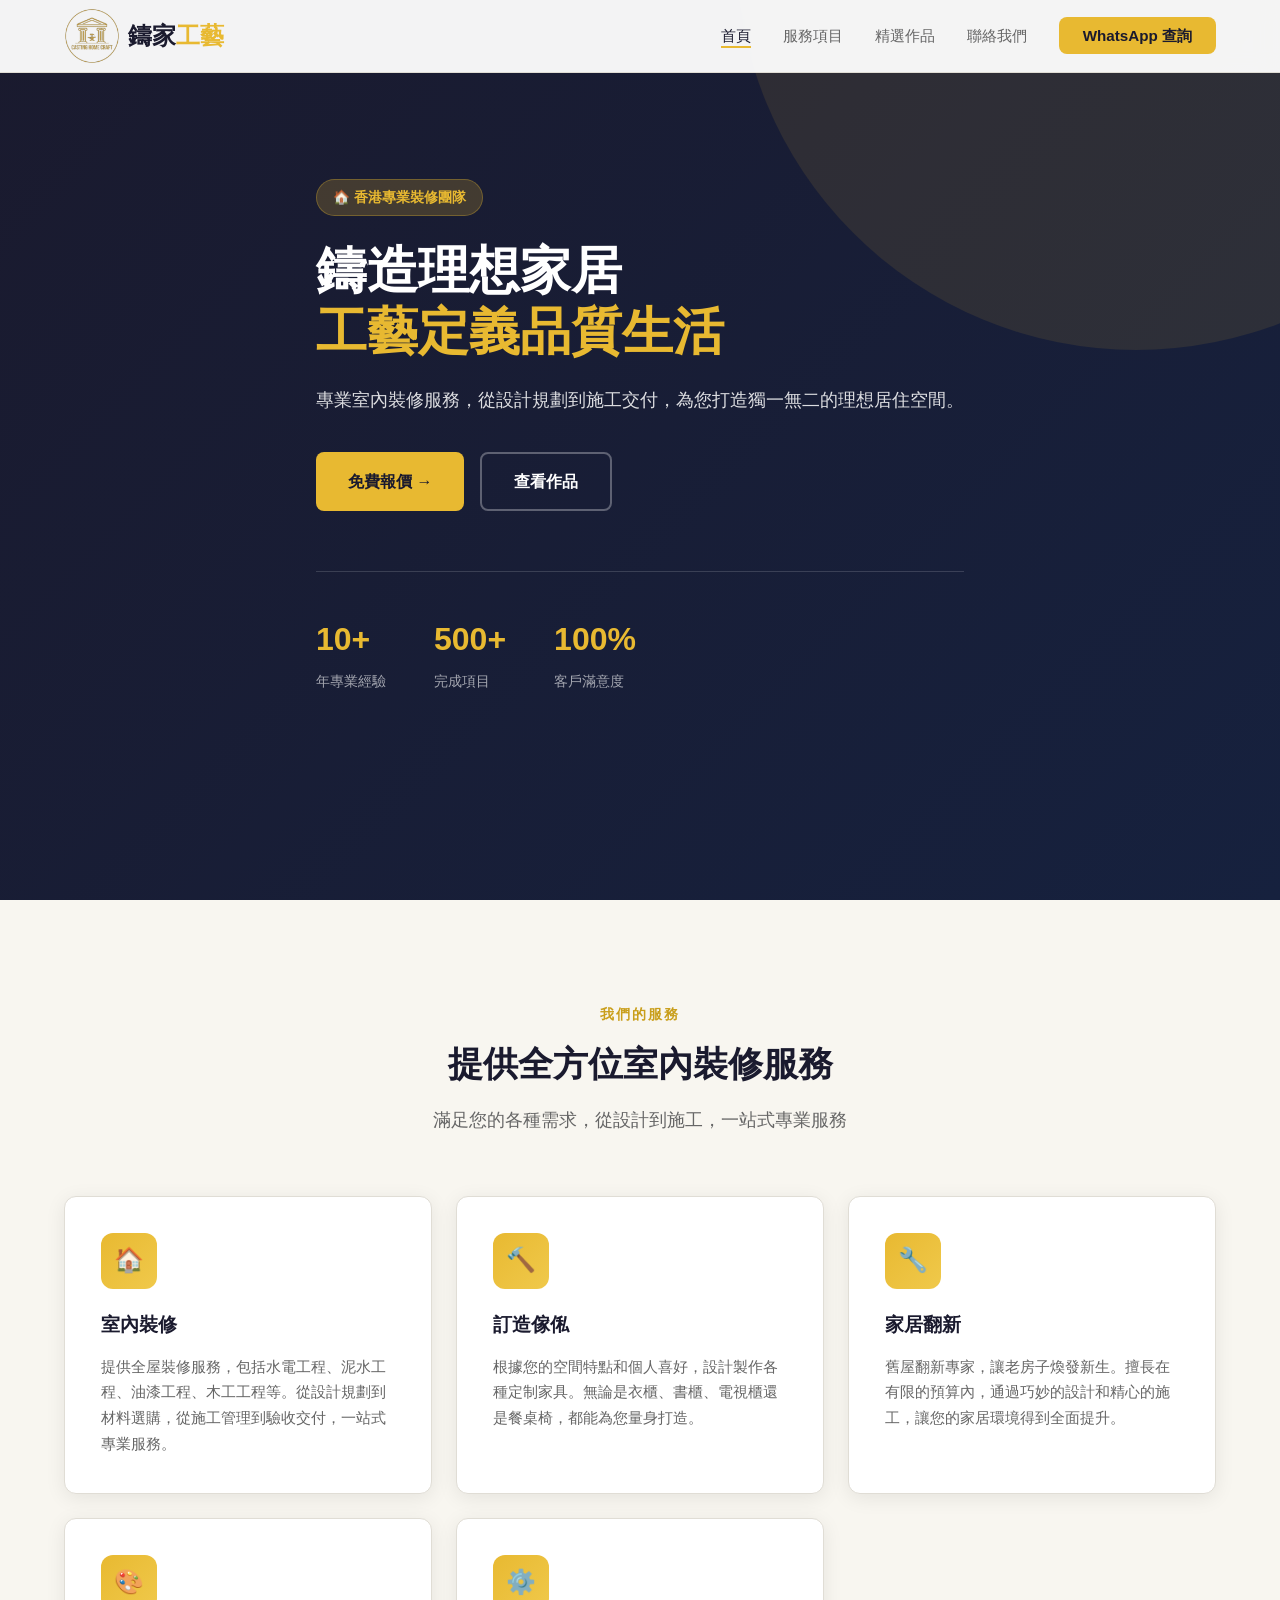
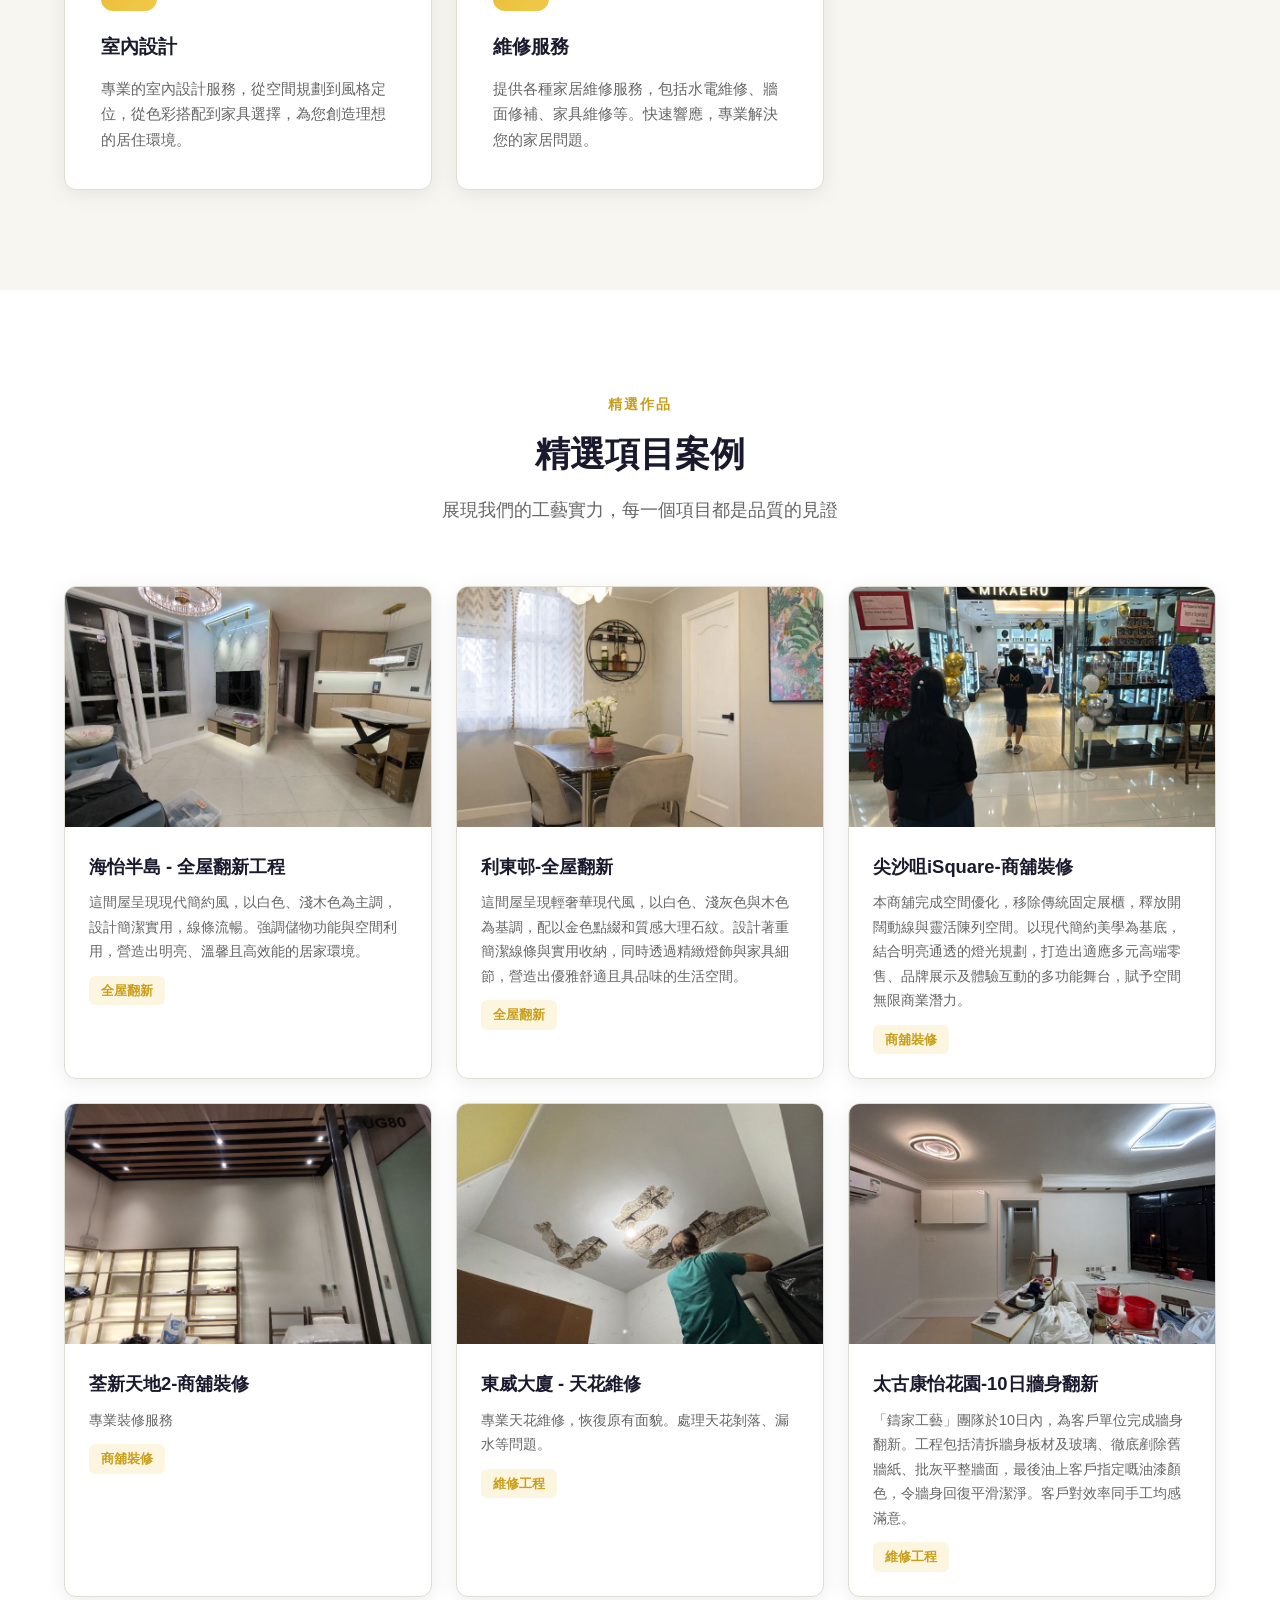
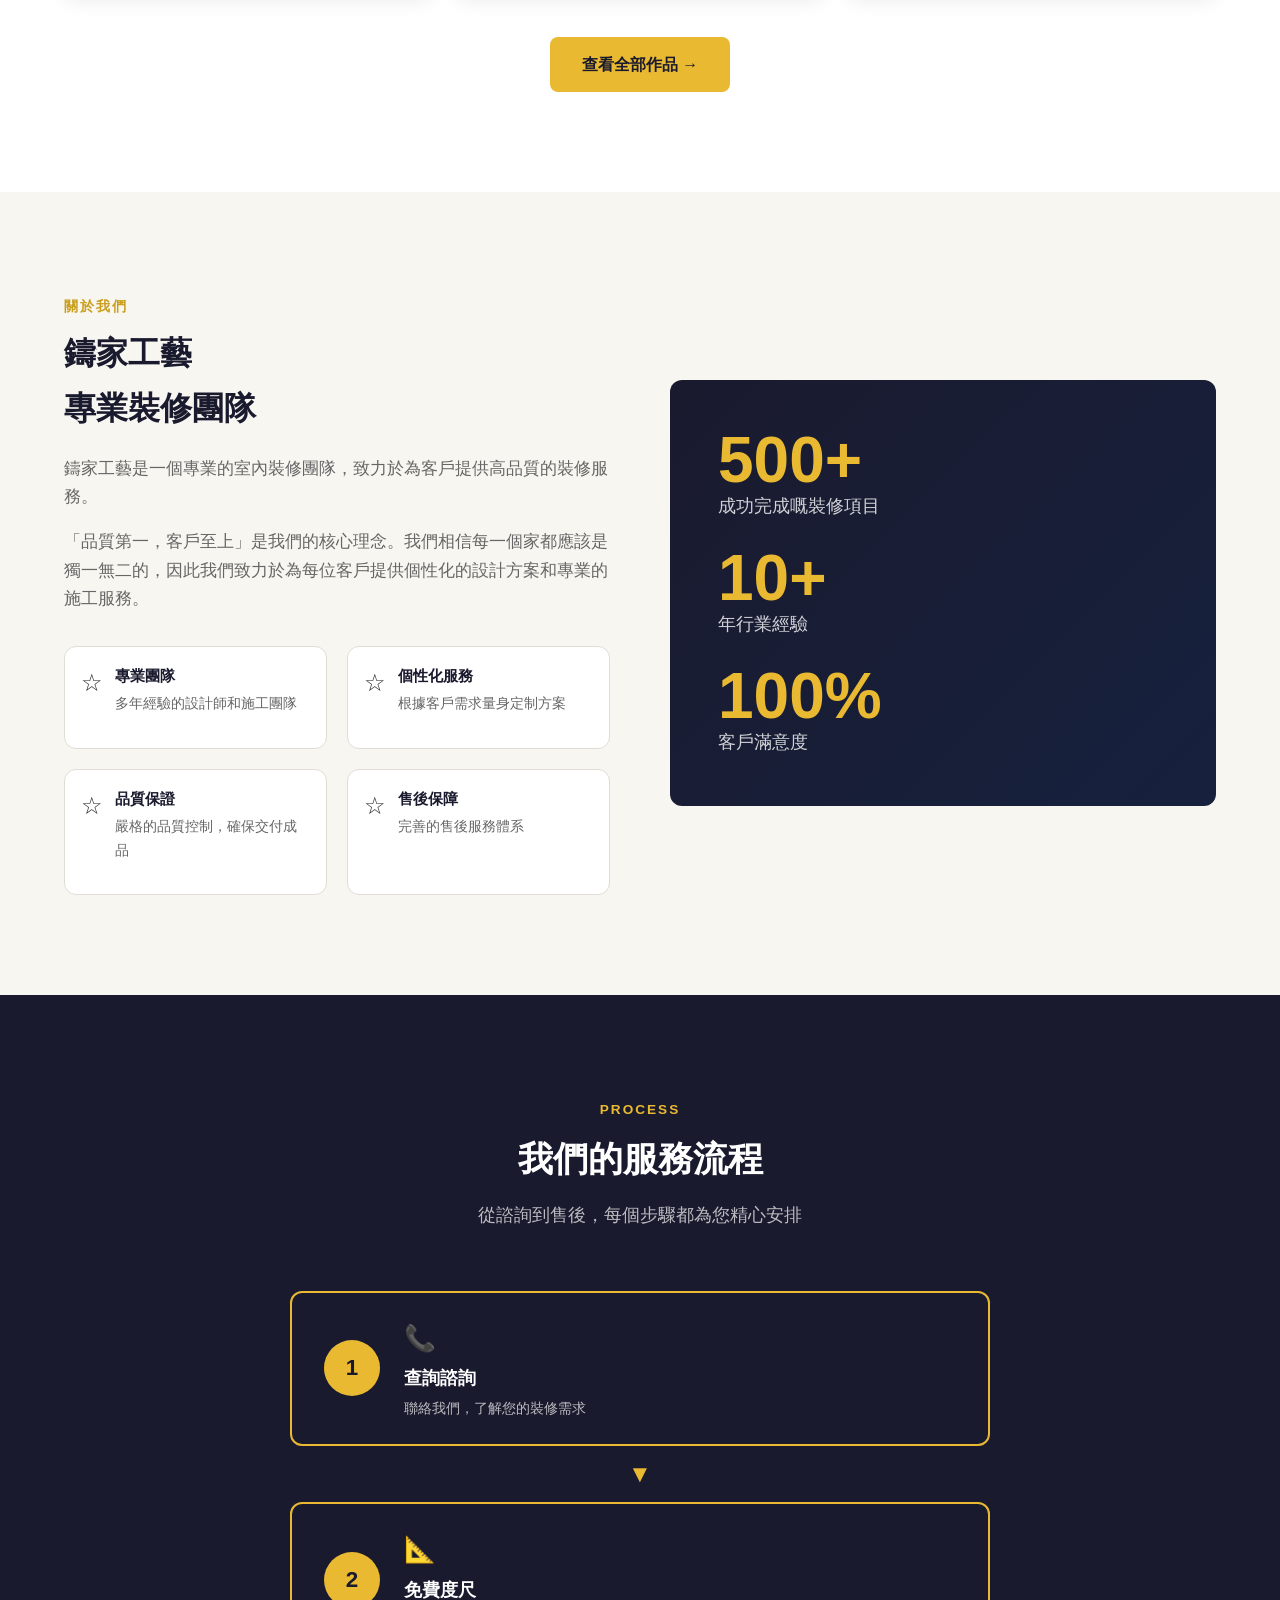
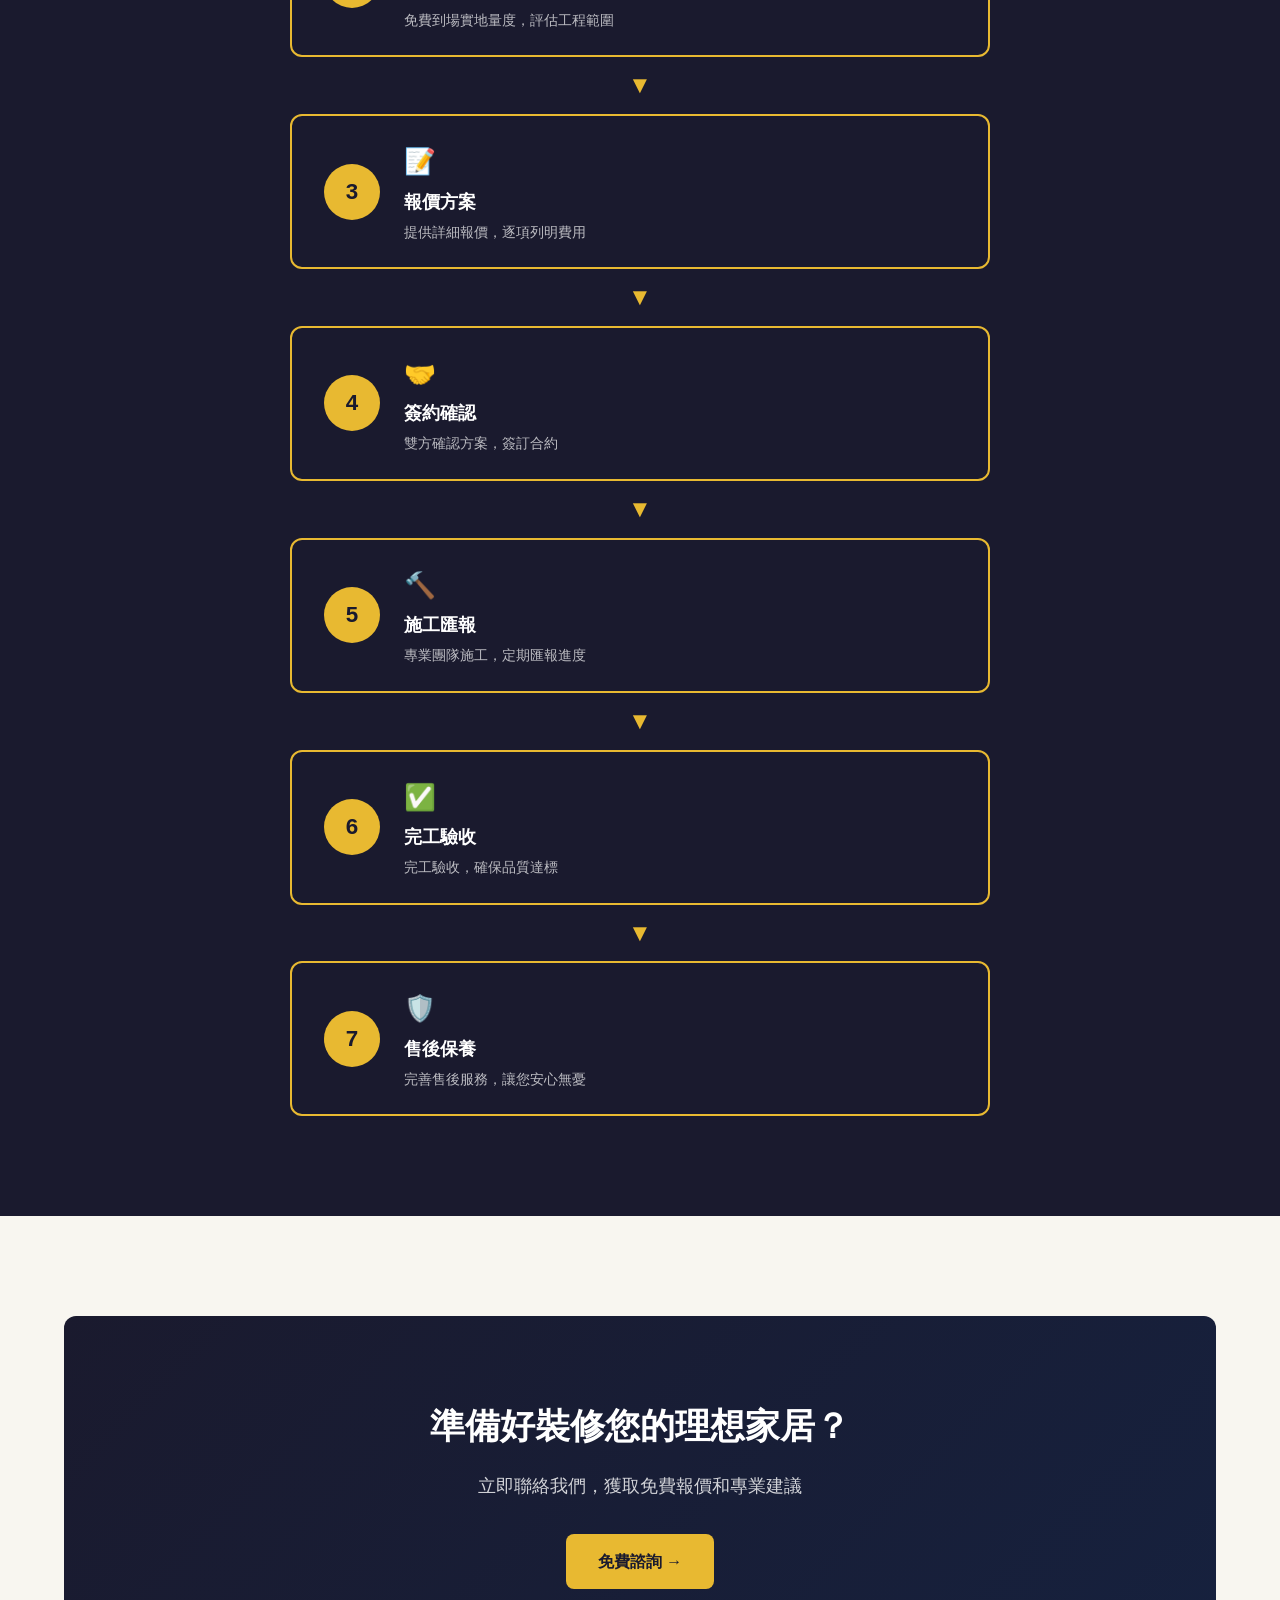
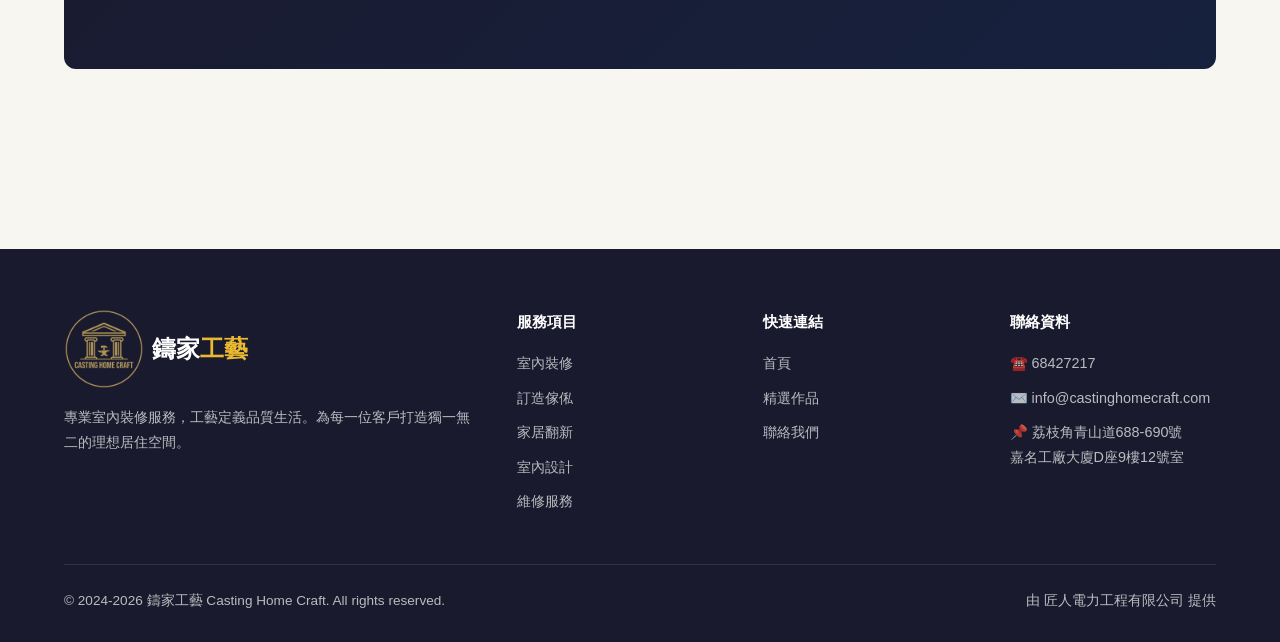
<file: index.html>
<!DOCTYPE html>
<html lang="zh-Hant">
<head>
  <meta charset="UTF-8">
  <meta name="viewport" content="width=device-width, initial-scale=1.0">
  <title>鑄家工藝 | 專業室內裝修服務，工藝定義品質生活</title>
  <meta name="description" content="鑄家工藝提供專業室內裝修、訂造傢俬、家居翻新、室內設計及維修服務。品質第一，客戶至上。">
  <meta name="keywords" content="室內裝修, 訂造傢俬, 家居翻新, 室內設計, 維修服務, 香港裝修">
  <meta property="og:title" content="鑄家工藝 | 專業室內裝修服務">
  <meta property="og:description" content="工藝定義品質生活 - 專業室內裝修、訂造傢俬、家居翻新">
  <meta property="og:type" content="website">
  <meta property="og:image" content="images/logo.png">
  <link rel="icon" type="image/png" href="images/favicon.png">
  <link rel="stylesheet" href="css/style.css">
<meta name="google-site-verification" content="v3LS2Wx_ypZZG_1u5hz-dEiMvTiiHxtvxybX5Eh9qyc" />
    </head>
<body>

<!-- Header -->
<header id="header">
  <nav>
    <a href="index.html" class="logo"><img src="images/logo.png" alt="鑄家工藝" style="height:56px;width:auto;"><span style="color:#1a1a2e;font-weight:800;">鑄家<span style="color:#e8b931;">工藝</span></span></a>
    <ul class="nav-links" id="navLinks">
      <li><a href="index.html" class="active">首頁</a></li>
      <li><a href="services.html">服務項目</a></li>
      <li><a href="portfolio.html">精選作品</a></li>
      <li><a href="contact.html">聯絡我們</a></li>
      <li><a href="https://wa.me/85268427217" class="nav-cta" target="_blank">WhatsApp 查詢</a></li>
    </ul>
    <button class="menu-toggle" id="menuToggle" aria-label="選單">
      <span></span><span></span><span></span>
    </button>
  </nav>
</header>

<!-- Hero -->
<section class="hero">
  <div class="container">
    <div class="hero-content">
      <span class="hero-badge">🏠 香港專業裝修團隊</span>
      <h1>鑄造理想家居<br><em>工藝定義品質生活</em></h1>
      <p>專業室內裝修服務，從設計規劃到施工交付，為您打造獨一無二的理想居住空間。</p>
      <div class="hero-buttons">
        <a href="contact.html" class="btn btn-primary">免費報價 →</a>
        <a href="portfolio.html" class="btn btn-outline">查看作品</a>
      </div>
      <div class="hero-stats">
        <div>
          <div class="stat-num">10+</div>
          <div class="stat-label">年專業經驗</div>
        </div>
        <div>
          <div class="stat-num">500+</div>
          <div class="stat-label">完成項目</div>
        </div>
        <div>
          <div class="stat-num">100%</div>
          <div class="stat-label">客戶滿意度</div>
        </div>
      </div>
    </div>
  </div>
</section>

<!-- Services -->
<section id="services">
  <div class="container">
    <div class="section-header">
      <span class="section-tag">我們的服務</span>
      <h2>提供全方位室內裝修服務</h2>
      <p>滿足您的各種需求，從設計到施工，一站式專業服務</p>
    </div>
    <div class="services-grid">
      <div class="service-card">
        <div class="service-icon">🏠</div>
        <h3>室內裝修</h3>
        <p>提供全屋裝修服務，包括水電工程、泥水工程、油漆工程、木工工程等。從設計規劃到材料選購，從施工管理到驗收交付，一站式專業服務。</p>
      </div>
      <div class="service-card">
        <div class="service-icon">🔨</div>
        <h3>訂造傢俬</h3>
        <p>根據您的空間特點和個人喜好，設計製作各種定制家具。無論是衣櫃、書櫃、電視櫃還是餐桌椅，都能為您量身打造。</p>
      </div>
      <div class="service-card">
        <div class="service-icon">🔧</div>
        <h3>家居翻新</h3>
        <p>舊屋翻新專家，讓老房子煥發新生。擅長在有限的預算內，通過巧妙的設計和精心的施工，讓您的家居環境得到全面提升。</p>
      </div>
      <div class="service-card">
        <div class="service-icon">🎨</div>
        <h3>室內設計</h3>
        <p>專業的室內設計服務，從空間規劃到風格定位，從色彩搭配到家具選擇，為您創造理想的居住環境。</p>
      </div>
      <div class="service-card">
        <div class="service-icon">⚙️</div>
        <h3>維修服務</h3>
        <p>提供各種家居維修服務，包括水電維修、牆面修補、家具維修等。快速響應，專業解決您的家居問題。</p>
      </div>
    </div>
  </div>
</section>

<!-- Portfolio Preview -->
<section id="portfolio" style="background: white;">
  <div class="container">
    <div class="section-header">
      <span class="section-tag">精選作品</span>
      <h2>精選項目案例</h2>
      <p>展現我們的工藝實力，每一個項目都是品質的見證</p>
    </div>
    <div class="portfolio-grid" id="home-portfolio-grid">
      <!-- 動態載入 -->
    </div>
    <div style="text-align: center; margin-top: 40px;">
      <a href="portfolio.html" class="btn btn-primary">查看全部作品 →</a>
    </div>
  </div>
</section>

<script>
// Load portfolio preview on homepage
fetch('data/portfolio.json')
  .then(r => r.json())
  .then(data => {
    const grid = document.getElementById('home-portfolio-grid');
    if (!grid) return;
    
    // Take first 2 renovation + first 2 shop + first 2 maintenance cases
    const cases = [];
    (data.renovation || []).slice(0, 2).forEach(item => {
      cases.push({ ...item, type: 'renovation' });
    });
    (data.shop || []).slice(0, 2).forEach(item => {
      cases.push({ ...item, type: 'shop' });
    });
    (data.maintenance || []).slice(0, 2).forEach(item => {
      cases.push({ ...item, type: 'maintenance' });
    });
    
    grid.innerHTML = cases.map(item => `
      <a href="case.html?id=${item.id}&type=${item.type}" class="portfolio-card" style="text-decoration:none; color:inherit;">
        <div class="portfolio-img">
          ${item.thumbnail ? `<img src="${item.thumbnail}" alt="${item.title}">` : (item.type === 'shop' ? '🏪' : '🏠')}
        </div>
        <div class="portfolio-info">
          <h3>${item.title}</h3>
          <p>${item.description || '專業裝修服務'}</p>
          <span class="portfolio-tag">${item.type === 'renovation' ? '全屋翻新' : item.type === 'shop' ? '商舖裝修' : '維修工程'}</span>
        </div>
      </a>
    `).join('');
  })
  .catch(err => console.error('Error loading portfolio:', err));
</script>

<!-- About -->
<section id="about">
  <div class="container">
    <div class="about-content">
      <div class="about-text">
        <span class="section-tag">關於我們</span>
        <h2>鑄家工藝<br>專業裝修團隊</h2>
        <p>鑄家工藝是一個專業的室內裝修團隊，致力於為客戶提供高品質的裝修服務。</p>
        <p>「品質第一，客戶至上」是我們的核心理念。我們相信每一個家都應該是獨一無二的，因此我們致力於為每位客戶提供個性化的設計方案和專業的施工服務。</p>
        <div class="about-features">
          <div class="about-feature">
            <span class="about-feature-icon">☆</span>
            <div>
              <h4>專業團隊</h4>
              <p>多年經驗的設計師和施工團隊</p>
            </div>
          </div>
          <div class="about-feature">
            <span class="about-feature-icon">☆</span>
            <div>
              <h4>個性化服務</h4>
              <p>根據客戶需求量身定制方案</p>
            </div>
          </div>
          <div class="about-feature">
            <span class="about-feature-icon">☆</span>
            <div>
              <h4>品質保證</h4>
              <p>嚴格的品質控制，確保交付成品</p>
            </div>
          </div>
          <div class="about-feature">
            <span class="about-feature-icon">☆</span>
            <div>
              <h4>售後保障</h4>
              <p>完善的售後服務體系</p>
            </div>
          </div>
        </div>
      </div>
      <div class="about-visual">
        <div>
          <div class="big-number">500+</div>
          <div class="big-label">成功完成嘅裝修項目</div>
        </div>
        <div>
          <div class="big-number">10+</div>
          <div class="big-label">年行業經驗</div>
        </div>
        <div>
          <div class="big-number">100%</div>
          <div class="big-label">客戶滿意度</div>
        </div>
      </div>
    </div>
  </div>
</section>

<!-- Service Process -->
<section class="process-section">
  <div class="container">
    <div class="section-header">
      <span class="section-tag">PROCESS</span>
      <h2>我們的服務流程</h2>
      <p>從諮詢到售後，每個步驟都為您精心安排</p>
    </div>
    <div class="process-grid">
      <div class="process-step">
        <div class="process-num">1</div>
        <div class="process-step-content">
          <div class="process-icon">📞</div>
          <h3>查詢諮詢</h3>
          <p>聯絡我們，了解您的裝修需求</p>
        </div>
      </div>
      <div class="process-arrow">▼</div>
      <div class="process-step">
        <div class="process-num">2</div>
        <div class="process-step-content">
          <div class="process-icon">📐</div>
          <h3>免費度尺</h3>
          <p>免費到場實地量度，評估工程範圍</p>
        </div>
      </div>
      <div class="process-arrow">▼</div>
      <div class="process-step">
        <div class="process-num">3</div>
        <div class="process-step-content">
          <div class="process-icon">📝</div>
          <h3>報價方案</h3>
          <p>提供詳細報價，逐項列明費用</p>
        </div>
      </div>
      <div class="process-arrow">▼</div>
      <div class="process-step">
        <div class="process-num">4</div>
        <div class="process-step-content">
          <div class="process-icon">🤝</div>
          <h3>簽約確認</h3>
          <p>雙方確認方案，簽訂合約</p>
        </div>
      </div>
      <div class="process-arrow">▼</div>
      <div class="process-step">
        <div class="process-num">5</div>
        <div class="process-step-content">
          <div class="process-icon">🔨</div>
          <h3>施工匯報</h3>
          <p>專業團隊施工，定期匯報進度</p>
        </div>
      </div>
      <div class="process-arrow">▼</div>
      <div class="process-step">
        <div class="process-num">6</div>
        <div class="process-step-content">
          <div class="process-icon">✅</div>
          <h3>完工驗收</h3>
          <p>完工驗收，確保品質達標</p>
        </div>
      </div>
      <div class="process-arrow">▼</div>
      <div class="process-step">
        <div class="process-num">7</div>
        <div class="process-step-content">
          <div class="process-icon">🛡️</div>
          <h3>售後保養</h3>
          <p>完善售後服務，讓您安心無憂</p>
        </div>
      </div>
    </div>
  </div>
</section>

<!-- CTA -->
<section>
  <div class="container">
    <div class="cta-section">
      <h2>準備好裝修您的理想家居？</h2>
      <p>立即聯絡我們，獲取免費報價和專業建議</p>
      <a href="contact.html" class="btn btn-primary">免費諮詢 →</a>
    </div>
  </div>
</section>

<!-- Footer -->
<footer>
  <div class="container">
    <div class="footer-grid">
      <div class="footer-brand">
        <div class="logo"><img src="images/logo.png" alt="鑄家工藝" style="height:80px;width:auto;"><span style="color:#ffffff;font-weight:800;">鑄家<span style="color:#e8b931;">工藝</span></span></div>
        <p>專業室內裝修服務，工藝定義品質生活。為每一位客戶打造獨一無二的理想居住空間。</p>
      </div>
      <div class="footer-col">
        <h4>服務項目</h4>
        <a href="services.html">室內裝修</a>
        <a href="services.html">訂造傢俬</a>
        <a href="services.html">家居翻新</a>
        <a href="services.html">室內設計</a>
        <a href="services.html">維修服務</a>
      </div>
      <div class="footer-col">
        <h4>快速連結</h4>
        <a href="index.html">首頁</a>
        <a href="portfolio.html">精選作品</a>
        <a href="contact.html">聯絡我們</a>
      </div>
      <div class="footer-col">
        <h4>聯絡資料</h4>
        <a href="tel:+85268427217">☎️ 68427217</a>
        <a href="mailto:info@castinghomecraft.com">✉️ info@castinghomecraft.com</a>
        <a>📌 荔枝角青山道688-690號<br>嘉名工廠大廈D座9樓12號室</a>
      </div>
    </div>
    <div class="footer-bottom">
      <span>© 2024-2026 鑄家工藝 Casting Home Craft. All rights reserved.</span>
      <span>由 匠人電力工程有限公司 提供</span>
    </div>
  </div>
</footer>

<script>
// Mobile menu toggle
const menuToggle = document.getElementById('menuToggle');
const navLinks = document.getElementById('navLinks');
menuToggle.addEventListener('click', () => {
  navLinks.classList.toggle('open');
  menuToggle.classList.toggle('open');
});

// Close menu when clicking outside
navLinks.addEventListener('click', (e) => {
  if (e.target === navLinks) {
    navLinks.classList.remove('open');
    menuToggle.classList.remove('open');
  }
});

// Header scroll effect
window.addEventListener('scroll', () => {
  document.getElementById('header').classList.toggle('scrolled', window.scrollY > 50);
});
</script>

</body>
</html>
</file>
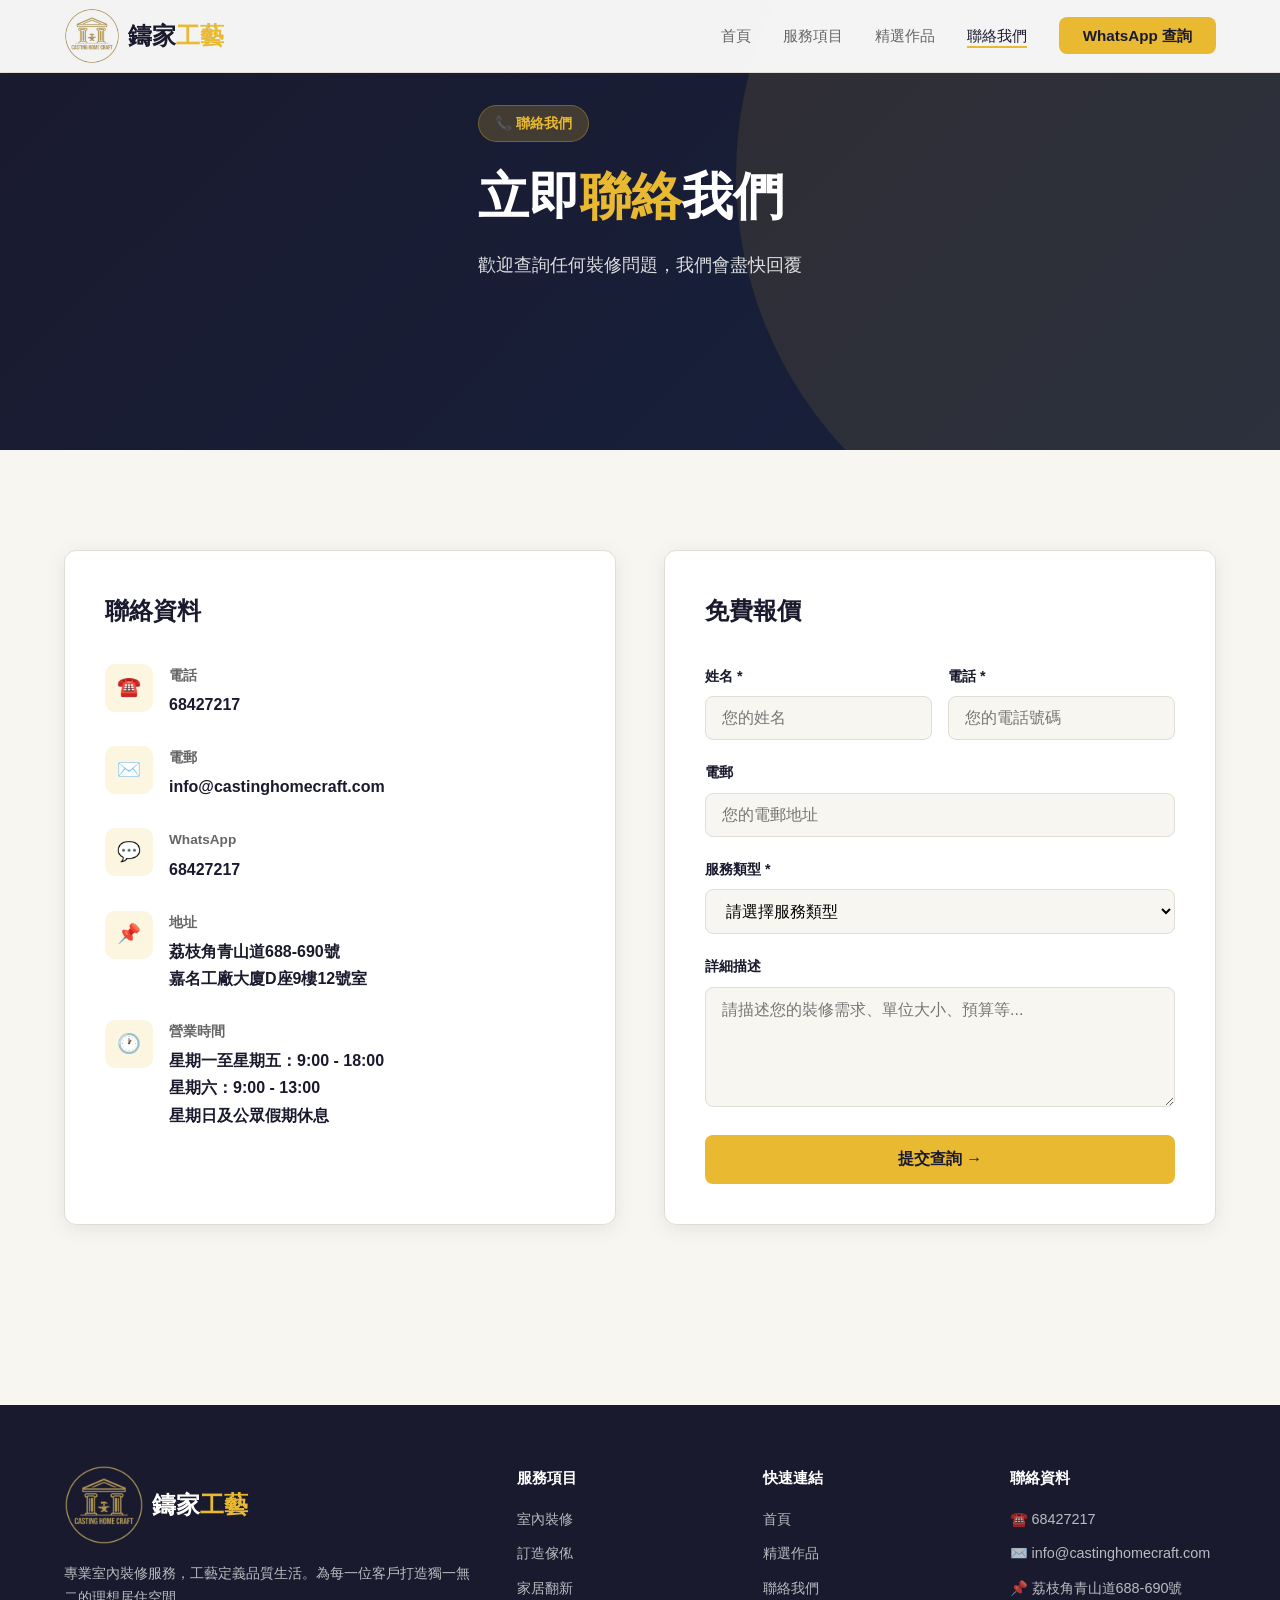
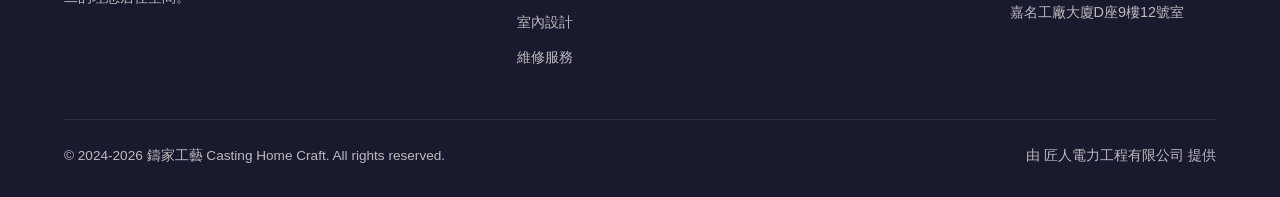
<file: contact.html>
<!DOCTYPE html>
<html lang="zh-Hant">
<head>
  <meta charset="UTF-8">
  <meta name="viewport" content="width=device-width, initial-scale=1.0">
  <title>聯絡我們 | 鑄家工藝</title>
  <meta name="description" content="聯絡鑄家工藝，獲取免費裝修報價。電話：68427217">
  <link rel="icon" type="image/png" href="images/favicon.png">
  <link rel="stylesheet" href="css/style.css">
<meta name="google-site-verification" content="v3LS2Wx_ypZZG_1u5hz-dEiMvTiiHxtvxybX5Eh9qyc" />
    </head>
<body>

<!-- Header -->
<header id="header">
  <nav>
    <a href="index.html" class="logo"><img src="images/logo.png" alt="鑄家工藝" style="height:56px;width:auto;"><span style="color:#1a1a2e;font-weight:800;">鑄家<span style="color:#e8b931;">工藝</span></span></a>
    <ul class="nav-links" id="navLinks">
      <li><a href="index.html">首頁</a></li>
      <li><a href="services.html">服務項目</a></li>
      <li><a href="portfolio.html">精選作品</a></li>
      <li><a href="contact.html" class="active">聯絡我們</a></li>
      <li><a href="https://wa.me/85268427217" class="nav-cta" target="_blank">WhatsApp 查詢</a></li>
    </ul>
    <button class="menu-toggle" id="menuToggle" aria-label="選單">
      <span></span><span></span><span></span>
    </button>
  </nav>
</header>

<!-- Hero -->
<section class="hero" style="min-height: 50vh;">
  <div class="container">
    <div class="hero-content">
      <span class="hero-badge">📞 聯絡我們</span>
      <h1>立即<em>聯絡</em>我們</h1>
      <p>歡迎查詢任何裝修問題，我們會盡快回覆</p>
    </div>
  </div>
</section>

<!-- Contact -->
<section>
  <div class="container">
    <div class="contact-grid">
      <div class="contact-info-card">
        <h2 style="font-size: 1.5rem; margin-bottom: 32px; color: var(--primary);">聯絡資料</h2>
        <div class="contact-item">
          <div class="contact-icon">☎️</div>
          <div>
            <h4>電話</h4>
            <p><a href="tel:+85268427217">68427217</a></p>
          </div>
        </div>
        <div class="contact-item">
          <div class="contact-icon">✉️</div>
          <div>
            <h4>電郵</h4>
            <p><a href="mailto:info@castinghomecraft.com">info@castinghomecraft.com</a></p>
          </div>
        </div>
        <div class="contact-item">
          <div class="contact-icon">💬</div>
          <div>
            <h4>WhatsApp</h4>
            <p><a href="https://wa.me/85268427217" target="_blank">68427217</a></p>
          </div>
        </div>
        <div class="contact-item">
          <div class="contact-icon">📌</div>
          <div>
            <h4>地址</h4>
            <p>荔枝角青山道688-690號<br>嘉名工廠大廈D座9樓12號室</p>
          </div>
        </div>
        <div class="contact-item">
          <div class="contact-icon">🕐</div>
          <div>
            <h4>營業時間</h4>
            <p>星期一至星期五：9:00 - 18:00<br>星期六：9:00 - 13:00<br>星期日及公眾假期休息</p>
          </div>
        </div>
      </div>

      <div class="contact-form">
        <h2 style="font-size: 1.5rem; margin-bottom: 32px; color: var(--primary);">免費報價</h2>
        <form id="contactForm">
          <div class="form-row">
            <div class="form-group">
              <label for="name">姓名 *</label>
              <input type="text" id="name" name="name" required placeholder="您的姓名">
            </div>
            <div class="form-group">
              <label for="phone">電話 *</label>
              <input type="tel" id="phone" name="phone" required placeholder="您的電話號碼">
            </div>
          </div>
          <div class="form-group">
            <label for="email">電郵</label>
            <input type="email" id="email" name="email" placeholder="您的電郵地址">
          </div>
          <div class="form-group">
            <label for="service">服務類型 *</label>
            <select id="service" name="service" required>
              <option value="">請選擇服務類型</option>
              <option value="室內裝修">室內裝修</option>
              <option value="訂造傢俬">訂造傢俬</option>
              <option value="家居翻新">家居翻新</option>
              <option value="室內設計">室內設計</option>
              <option value="維修服務">維修服務</option>
              <option value="其他">其他</option>
            </select>
          </div>
          <div class="form-group">
            <label for="message">詳細描述</label>
            <textarea id="message" name="message" placeholder="請描述您的裝修需求、單位大小、預算等..."></textarea>
          </div>
          <button type="submit" class="btn btn-primary" style="width: 100%; justify-content: center;">提交查詢 →</button>
        </form>
      </div>
    </div>
  </div>
</section>

<!-- Footer -->
<footer>
  <div class="container">
    <div class="footer-grid">
      <div class="footer-brand">
        <div class="logo"><img src="images/logo.png" alt="鑄家工藝" style="height:80px;width:auto;"><span style="color:#ffffff;font-weight:800;">鑄家<span style="color:#e8b931;">工藝</span></span></div>
        <p>專業室內裝修服務，工藝定義品質生活。為每一位客戶打造獨一無二的理想居住空間。</p>
      </div>
      <div class="footer-col">
        <h4>服務項目</h4>
        <a href="services.html">室內裝修</a>
        <a href="services.html">訂造傢俬</a>
        <a href="services.html">家居翻新</a>
        <a href="services.html">室內設計</a>
        <a href="services.html">維修服務</a>
      </div>
      <div class="footer-col">
        <h4>快速連結</h4>
        <a href="index.html">首頁</a>
        <a href="portfolio.html">精選作品</a>
        <a href="contact.html">聯絡我們</a>
      </div>
      <div class="footer-col">
        <h4>聯絡資料</h4>
        <a href="tel:+85268427217">☎️ 68427217</a>
        <a href="mailto:info@castinghomecraft.com">✉️ info@castinghomecraft.com</a>
        <a>📌 荔枝角青山道688-690號<br>嘉名工廠大廈D座9樓12號室</a>
      </div>
    </div>
    <div class="footer-bottom">
      <span>© 2024-2026 鑄家工藝 Casting Home Craft. All rights reserved.</span>
      <span>由 匠人電力工程有限公司 提供</span>
    </div>
  </div>
</footer>

<script>
const menuToggle = document.getElementById('menuToggle');
const navLinks = document.getElementById('navLinks');
menuToggle.addEventListener('click', () => {
  navLinks.classList.toggle('open');
  menuToggle.classList.toggle('open');
});
navLinks.addEventListener('click', (e) => {
  if (e.target === navLinks) {
    navLinks.classList.remove('open');
    menuToggle.classList.remove('open');
  }
});
window.addEventListener('scroll', () => {
  document.getElementById('header').classList.toggle('scrolled', window.scrollY > 50);
});

// Form submit
document.getElementById('contactForm').addEventListener('submit', function(e) {
  e.preventDefault();
  const name = document.getElementById('name').value;
  const phone = document.getElementById('phone').value;
  const service = document.getElementById('service').value;
  const message = document.getElementById('message').value;
  
  const text = `裝修查詢%0A姓名：${name}%0A電話：${phone}%0A服務：${service}%0A描述：${message}`;
  window.open(`https://wa.me/85268427217?text=${text}`, '_blank');
});
</script>

</body>
</html>
</file>
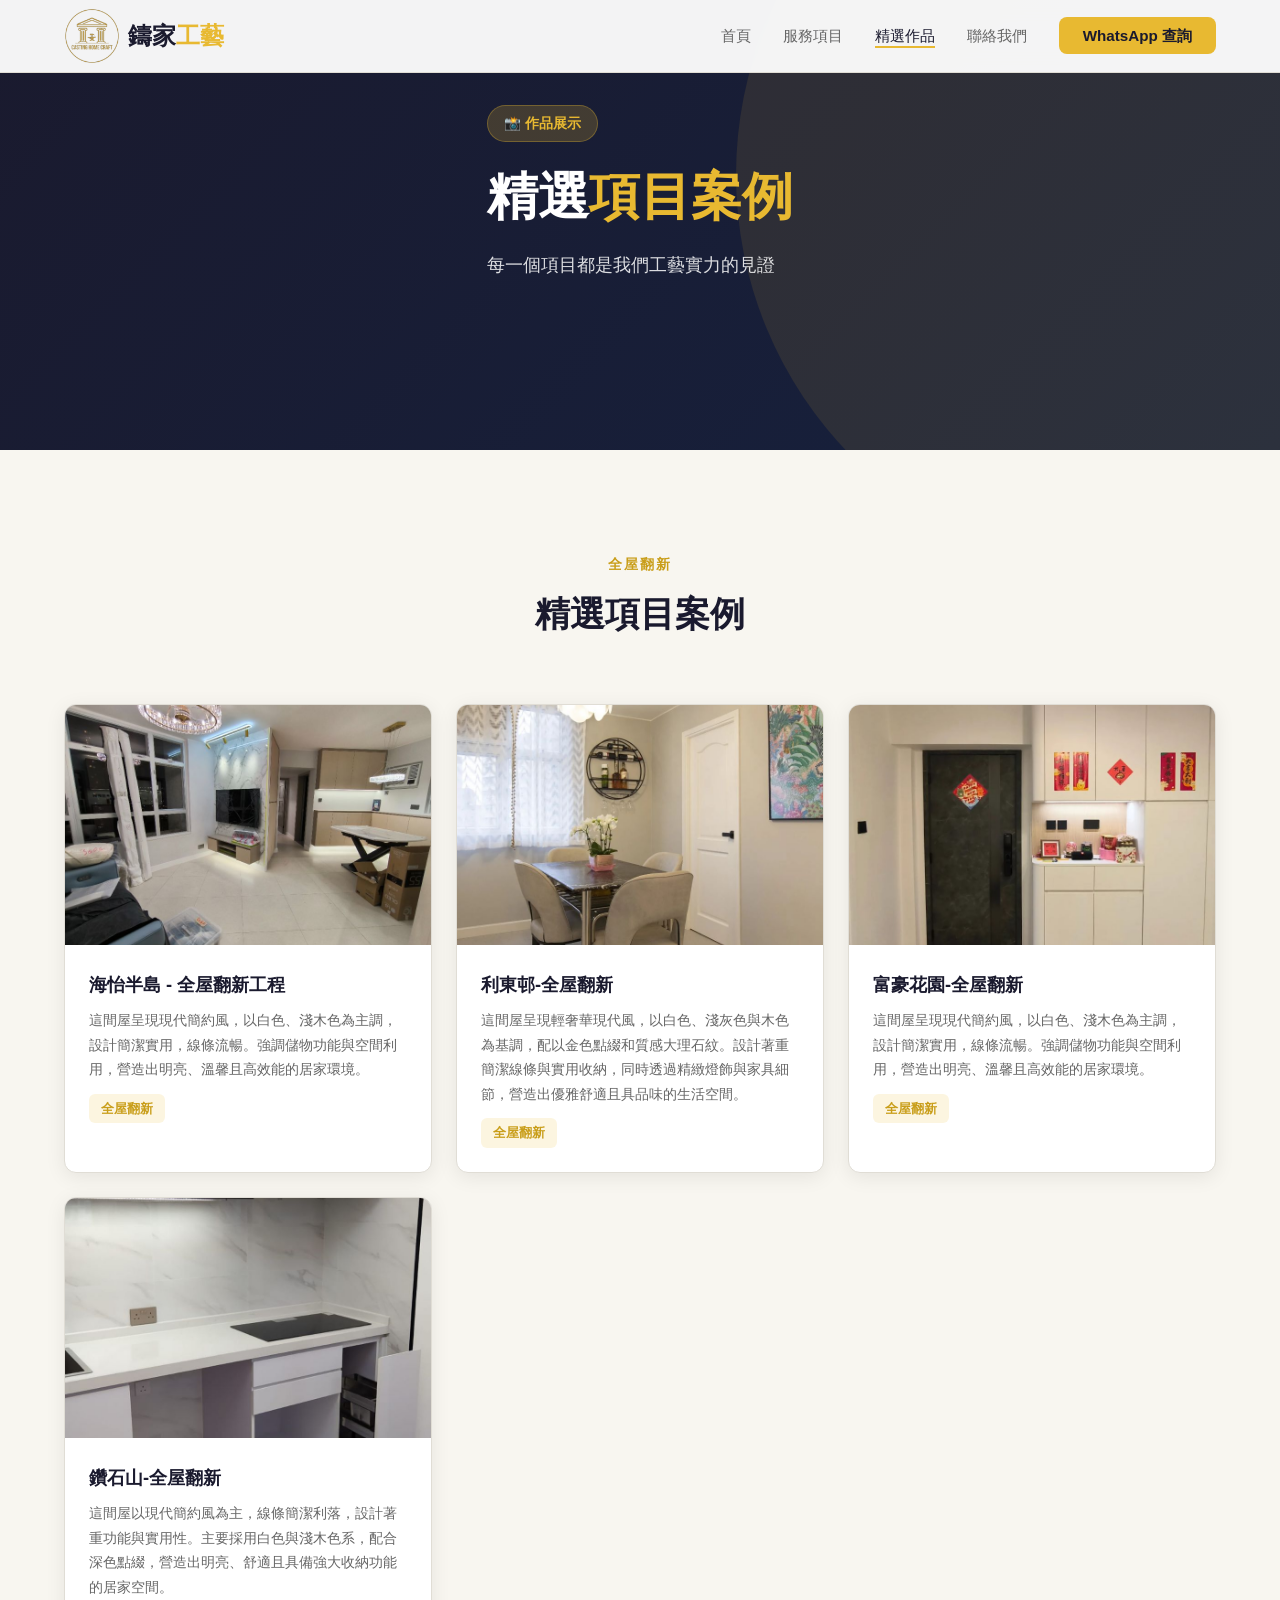
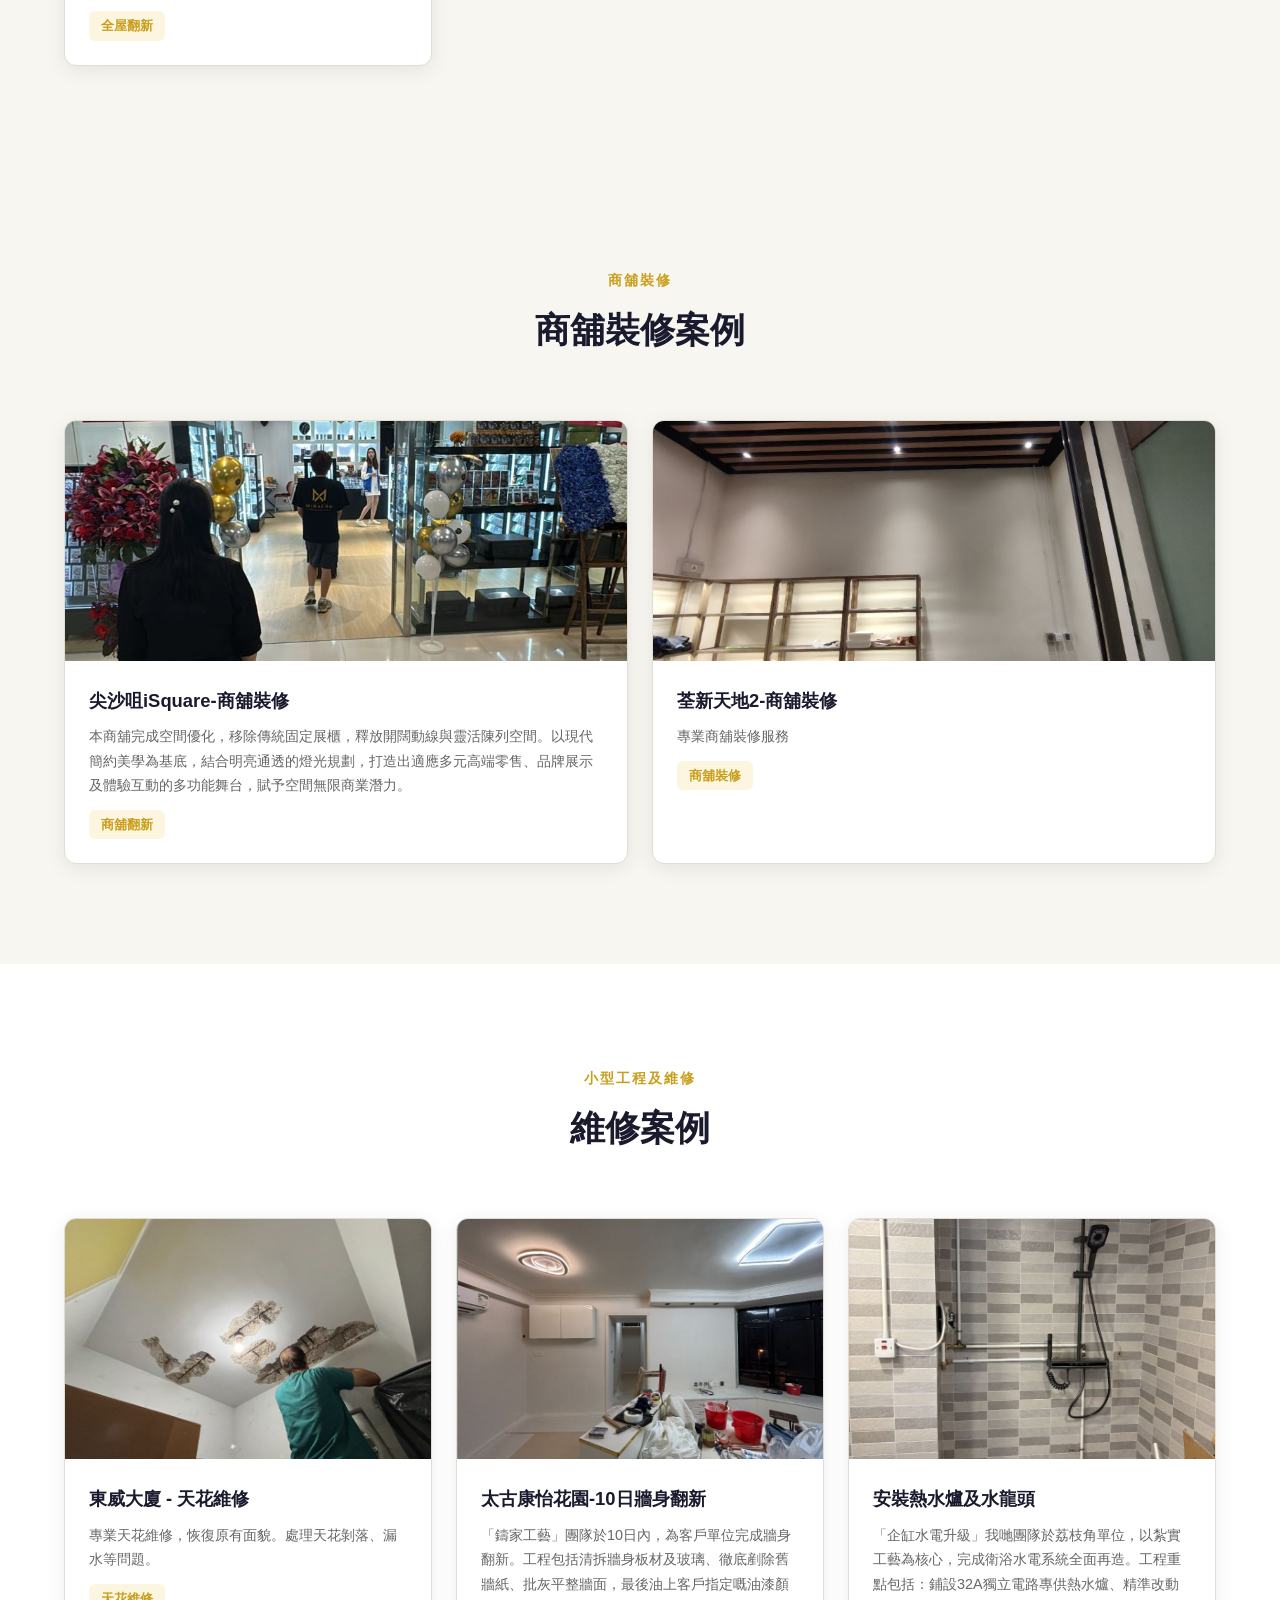
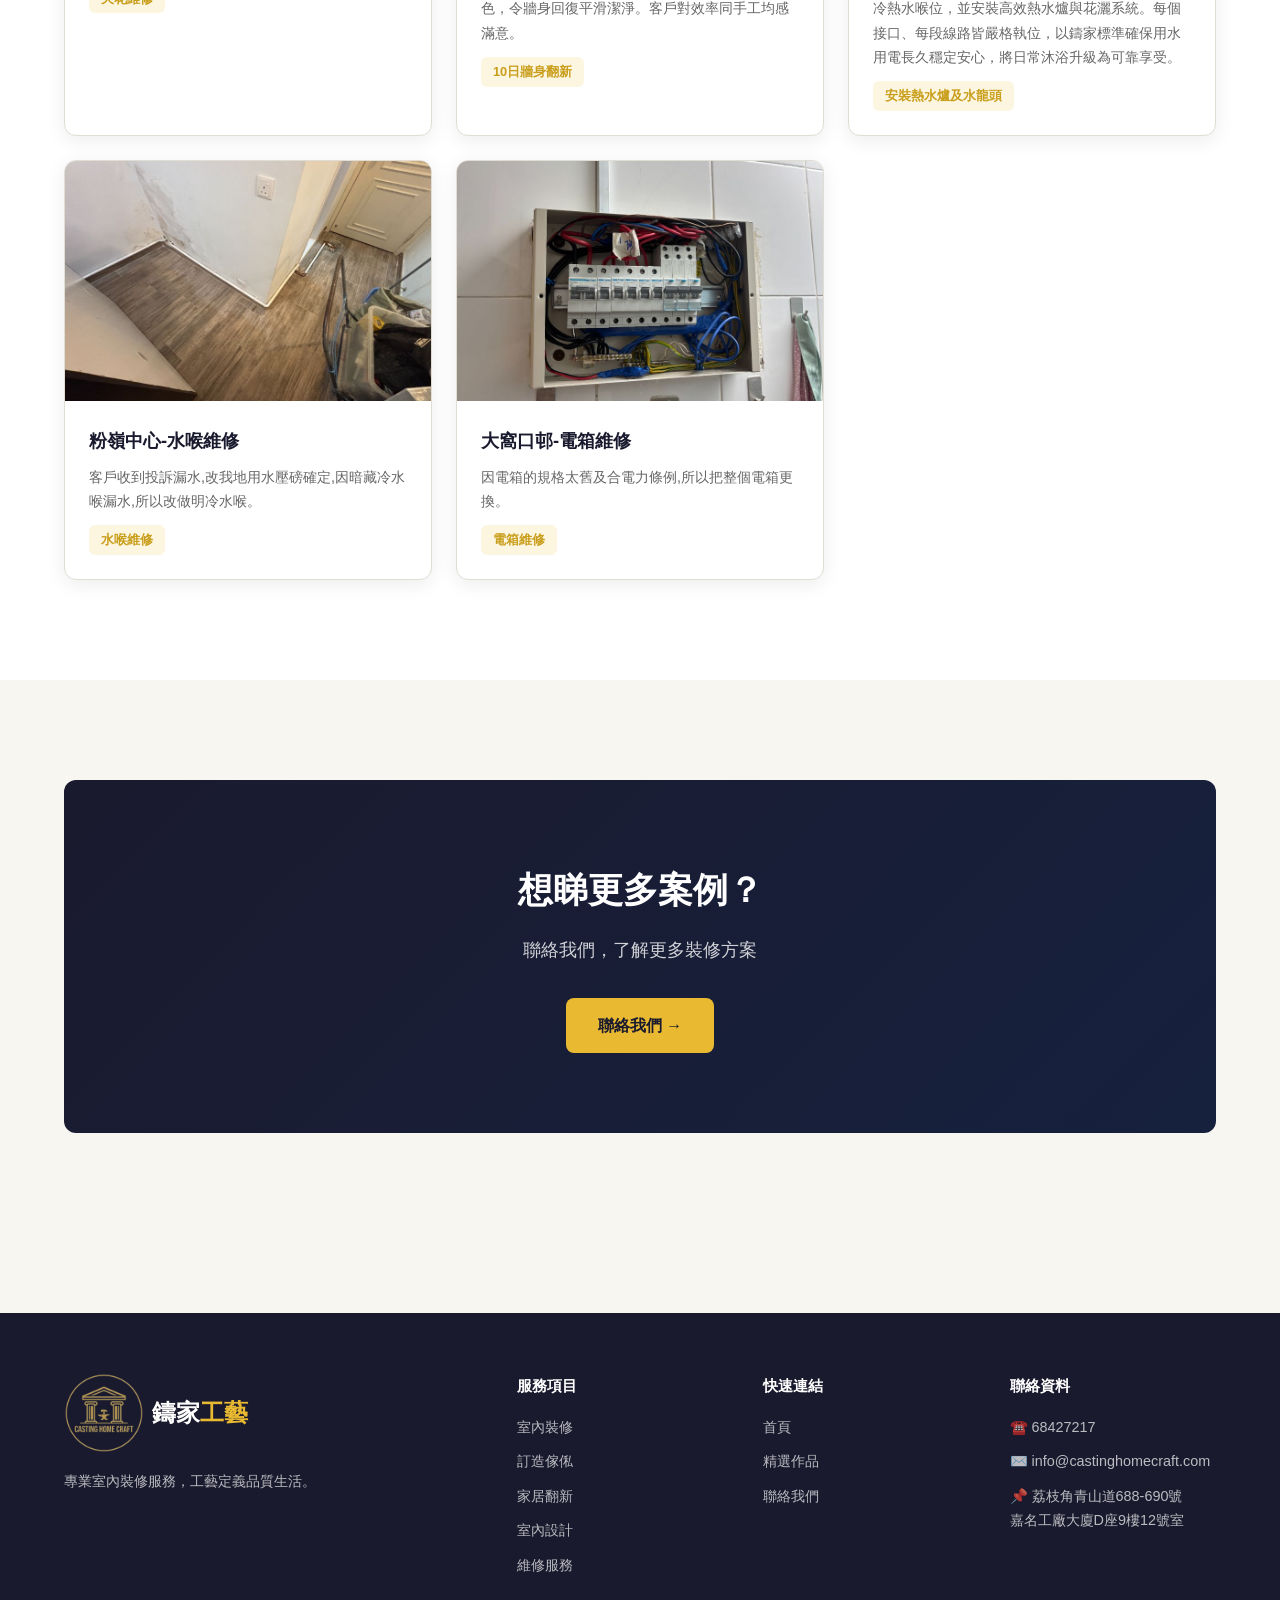
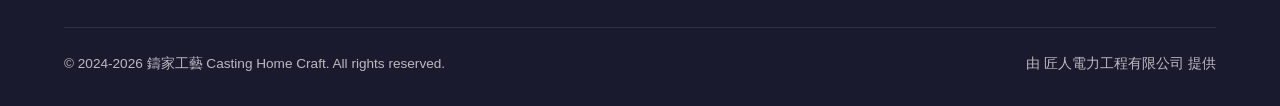
<file: portfolio.html>
<!DOCTYPE html>
<html lang="zh-Hant">
<head>
  <meta charset="UTF-8">
  <meta name="viewport" content="width=device-width, initial-scale=1.0">
  <title>精選作品 | 鑄家工藝</title>
  <meta name="description" content="鑄家工藝裝修案例展示，包括全屋翻新、天花維修、牆身翻新等工程。">
  <link rel="icon" type="image/png" href="images/favicon.png">
  <link rel="stylesheet" href="css/style.css">
<meta name="google-site-verification" content="v3LS2Wx_ypZZG_1u5hz-dEiMvTiiHxtvxybX5Eh9qyc" />
    </head>
<body>

<!-- Header -->
<header id="header">
  <nav>
    <a href="index.html" class="logo"><img src="images/logo.png" alt="鑄家工藝" style="height:56px;width:auto;"><span style="color:#1a1a2e;font-weight:800;">鑄家<span style="color:#e8b931;">工藝</span></span></a>
    <ul class="nav-links" id="navLinks">
      <li><a href="index.html">首頁</a></li>
      <li><a href="services.html">服務項目</a></li>
      <li><a href="portfolio.html" class="active">精選作品</a></li>
      <li><a href="contact.html">聯絡我們</a></li>
      <li><a href="https://wa.me/85268427217" class="nav-cta" target="_blank">WhatsApp 查詢</a></li>
    </ul>
    <button class="menu-toggle" id="menuToggle" aria-label="選單">
      <span></span><span></span><span></span>
    </button>
  </nav>
</header>

<!-- Hero -->
<section class="hero" style="min-height: 50vh;">
  <div class="container">
    <div class="hero-content">
      <span class="hero-badge">📸 作品展示</span>
      <h1>精選<em>項目案例</em></h1>
      <p>每一個項目都是我們工藝實力的見證</p>
    </div>
  </div>
</section>

<!-- Renovation Cases -->
<section>
  <div class="container">
    <div class="section-header">
      <span class="section-tag">全屋翻新</span>
      <h2>精選項目案例</h2>
    </div>
    <div class="portfolio-grid" id="renovation-grid">
      <!-- 動態載入 -->
    </div>
  </div>
</section>

<!-- Shop Cases -->
<section>
  <div class="container">
    <div class="section-header">
      <span class="section-tag">商舖裝修</span>
      <h2>商舖裝修案例</h2>
    </div>
    <div class="portfolio-grid" id="shop-grid">
      <!-- 動態載入 -->
    </div>
  </div>
</section>

<!-- Maintenance Cases -->
<section style="background: white;">
  <div class="container">
    <div class="section-header">
      <span class="section-tag">小型工程及維修</span>
      <h2>維修案例</h2>
    </div>
    <div class="portfolio-grid" id="maintenance-grid">
      <!-- 動態載入 -->
    </div>
  </div>
</section>

<!-- CTA -->
<section>
  <div class="container">
    <div class="cta-section">
      <h2>想睇更多案例？</h2>
      <p>聯絡我們，了解更多裝修方案</p>
      <a href="contact.html" class="btn btn-primary">聯絡我們 →</a>
    </div>
  </div>
</section>

<!-- Footer -->
<footer>
  <div class="container">
    <div class="footer-grid">
      <div class="footer-brand">
        <div class="logo"><img src="images/logo.png" alt="鑄家工藝" style="height:80px;width:auto;"><span style="color:#ffffff;font-weight:800;">鑄家<span style="color:#e8b931;">工藝</span></span></div>
        <p>專業室內裝修服務，工藝定義品質生活。</p>
      </div>
      <div class="footer-col">
        <h4>服務項目</h4>
        <a href="services.html">室內裝修</a>
        <a href="services.html">訂造傢俬</a>
        <a href="services.html">家居翻新</a>
        <a href="services.html">室內設計</a>
        <a href="services.html">維修服務</a>
      </div>
      <div class="footer-col">
        <h4>快速連結</h4>
        <a href="index.html">首頁</a>
        <a href="portfolio.html">精選作品</a>
        <a href="contact.html">聯絡我們</a>
      </div>
      <div class="footer-col">
        <h4>聯絡資料</h4>
        <a href="tel:+85268427217">☎️ 68427217</a>
        <a href="mailto:info@castinghomecraft.com">✉️ info@castinghomecraft.com</a>
        <a>📌 荔枝角青山道688-690號<br>嘉名工廠大廈D座9樓12號室</a>
      </div>
    </div>
    <div class="footer-bottom">
      <span>© 2024-2026 鑄家工藝 Casting Home Craft. All rights reserved.</span>
      <span>由 匠人電力工程有限公司 提供</span>
    </div>
  </div>
</footer>

<script>
// Menu toggle
const menuToggle = document.getElementById('menuToggle');
const navLinks = document.getElementById('navLinks');
menuToggle.addEventListener('click', () => {
  navLinks.classList.toggle('open');
  menuToggle.classList.toggle('open');
});
navLinks.addEventListener('click', (e) => {
  if (e.target === navLinks) {
    navLinks.classList.remove('open');
    menuToggle.classList.remove('open');
  }
});
window.addEventListener('scroll', () => {
  document.getElementById('header').classList.toggle('scrolled', window.scrollY > 50);
});

// Load portfolio data
async function loadPortfolio() {
  try {
    const response = await fetch('data/portfolio.json');
    const data = await response.json();
    
    // Render renovation cases
    const renovationGrid = document.getElementById('renovation-grid');
    renovationGrid.innerHTML = data.renovation?.map(item => `
      <a href="case.html?id=${item.id}&type=renovation" class="portfolio-card" style="text-decoration:none; color:inherit;">
        <div class="portfolio-img">
          ${item.thumbnail ? `<img src="${item.thumbnail}" alt="${item.title}">` : '🏠'}
        </div>
        <div class="portfolio-info">
          <h3>${item.title}</h3>
          <p>${item.description || '專業裝修服務'}</p>
          <span class="portfolio-tag">${item.type}</span>
        </div>
      </a>
    `).join('') || '<p style="color:#999;text-align:center;">暫無案例</p>';
    
    // Render shop cases
    const shopGrid = document.getElementById('shop-grid');
    shopGrid.innerHTML = data.shop?.map(item => `
      <a href="case.html?id=${item.id}&type=shop" class="portfolio-card" style="text-decoration:none; color:inherit;">
        <div class="portfolio-img">
          ${item.thumbnail ? `<img src="${item.thumbnail}" alt="${item.title}">` : '🏪'}
        </div>
        <div class="portfolio-info">
          <h3>${item.title}</h3>
          <p>${item.description || '專業商舖裝修服務'}</p>
          <span class="portfolio-tag">${item.type}</span>
        </div>
      </a>
    `).join('') || '<p style="color:#999;text-align:center;">暫無案例</p>';
    
    // Render maintenance cases
    const maintenanceGrid = document.getElementById('maintenance-grid');
    maintenanceGrid.innerHTML = data.maintenance?.map(item => `
      <a href="case.html?id=${item.id}&type=maintenance" class="portfolio-card" style="text-decoration:none; color:inherit;">
        <div class="portfolio-img">
          ${item.thumbnail ? `<img src="${item.thumbnail}" alt="${item.title}">` : '🔧'}
        </div>
        <div class="portfolio-info">
          <h3>${item.title}</h3>
          <p>${item.description || '專業維修服務'}</p>
          <span class="portfolio-tag">${item.type}</span>
        </div>
      </a>
    `).join('') || '';
    
  } catch (error) {
    console.error('Error loading portfolio:', error);
  }
}

loadPortfolio();
</script>

</body>
</html>
</file>
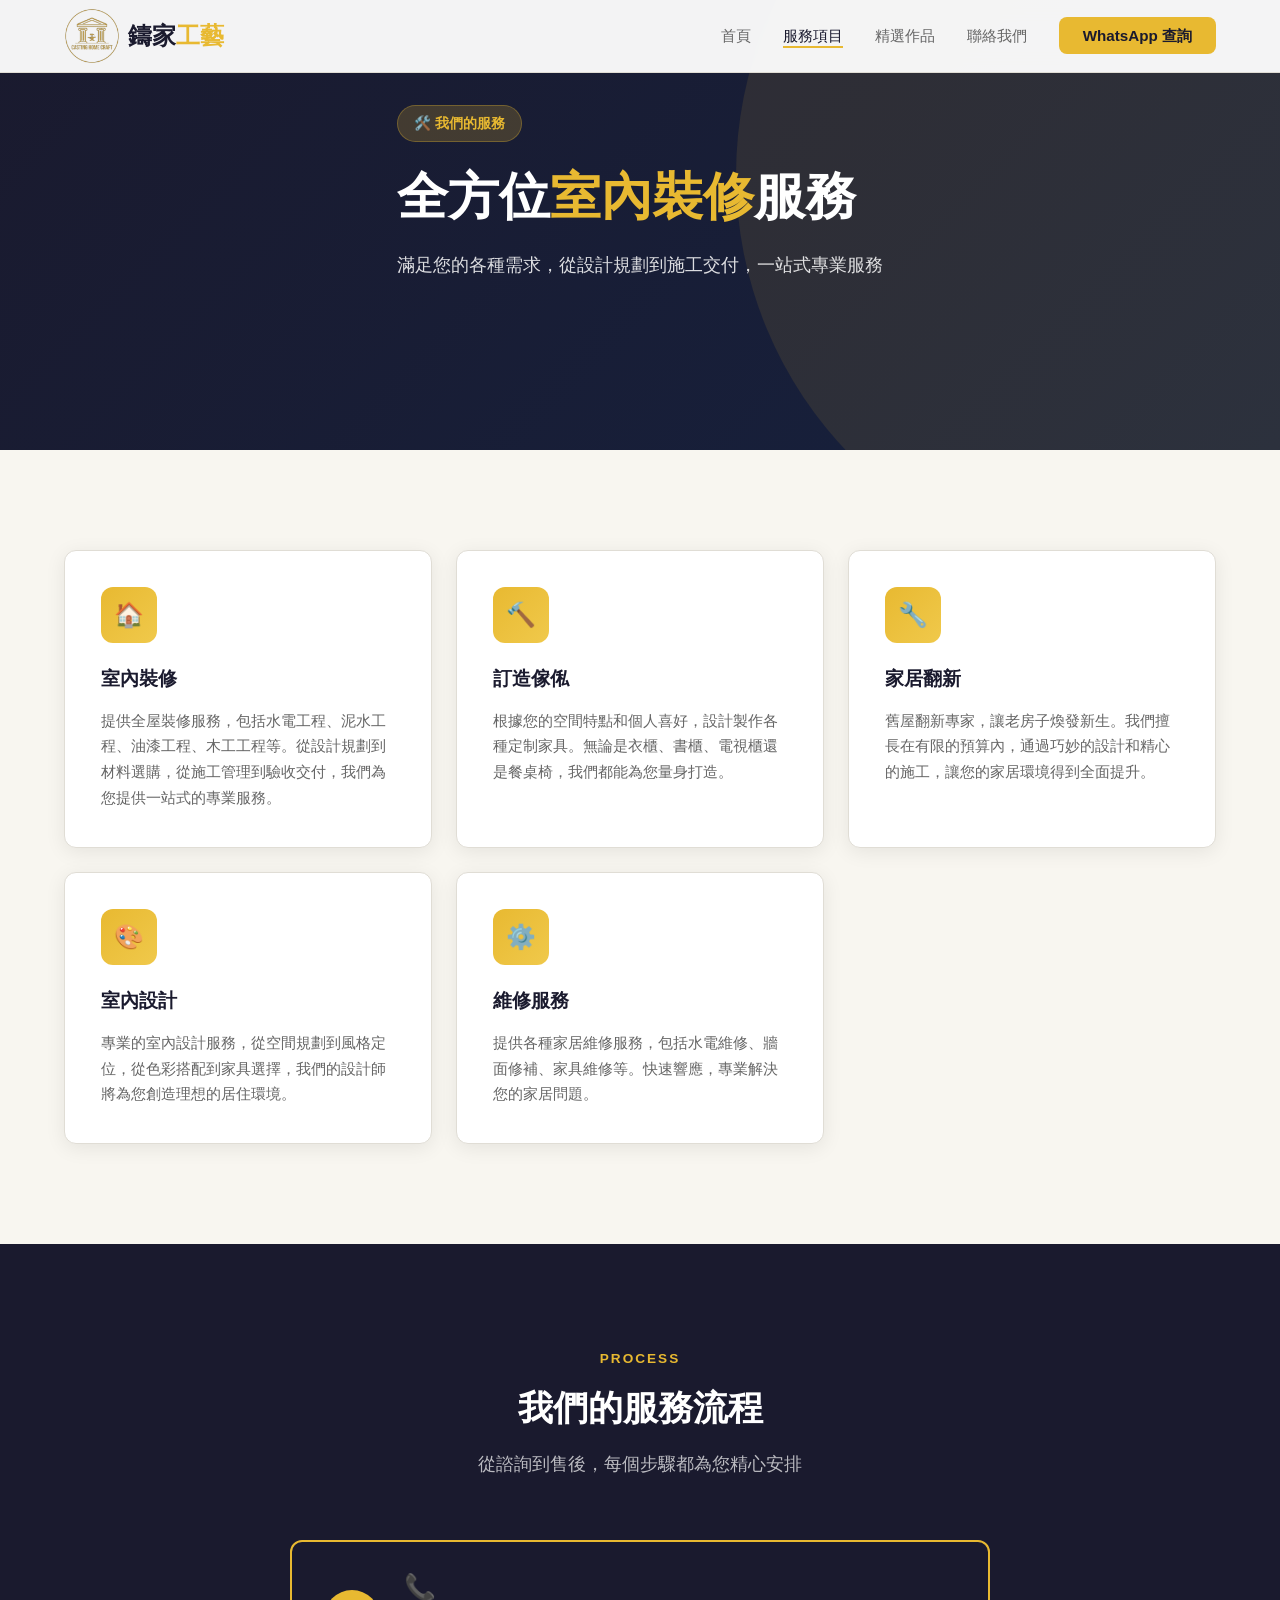
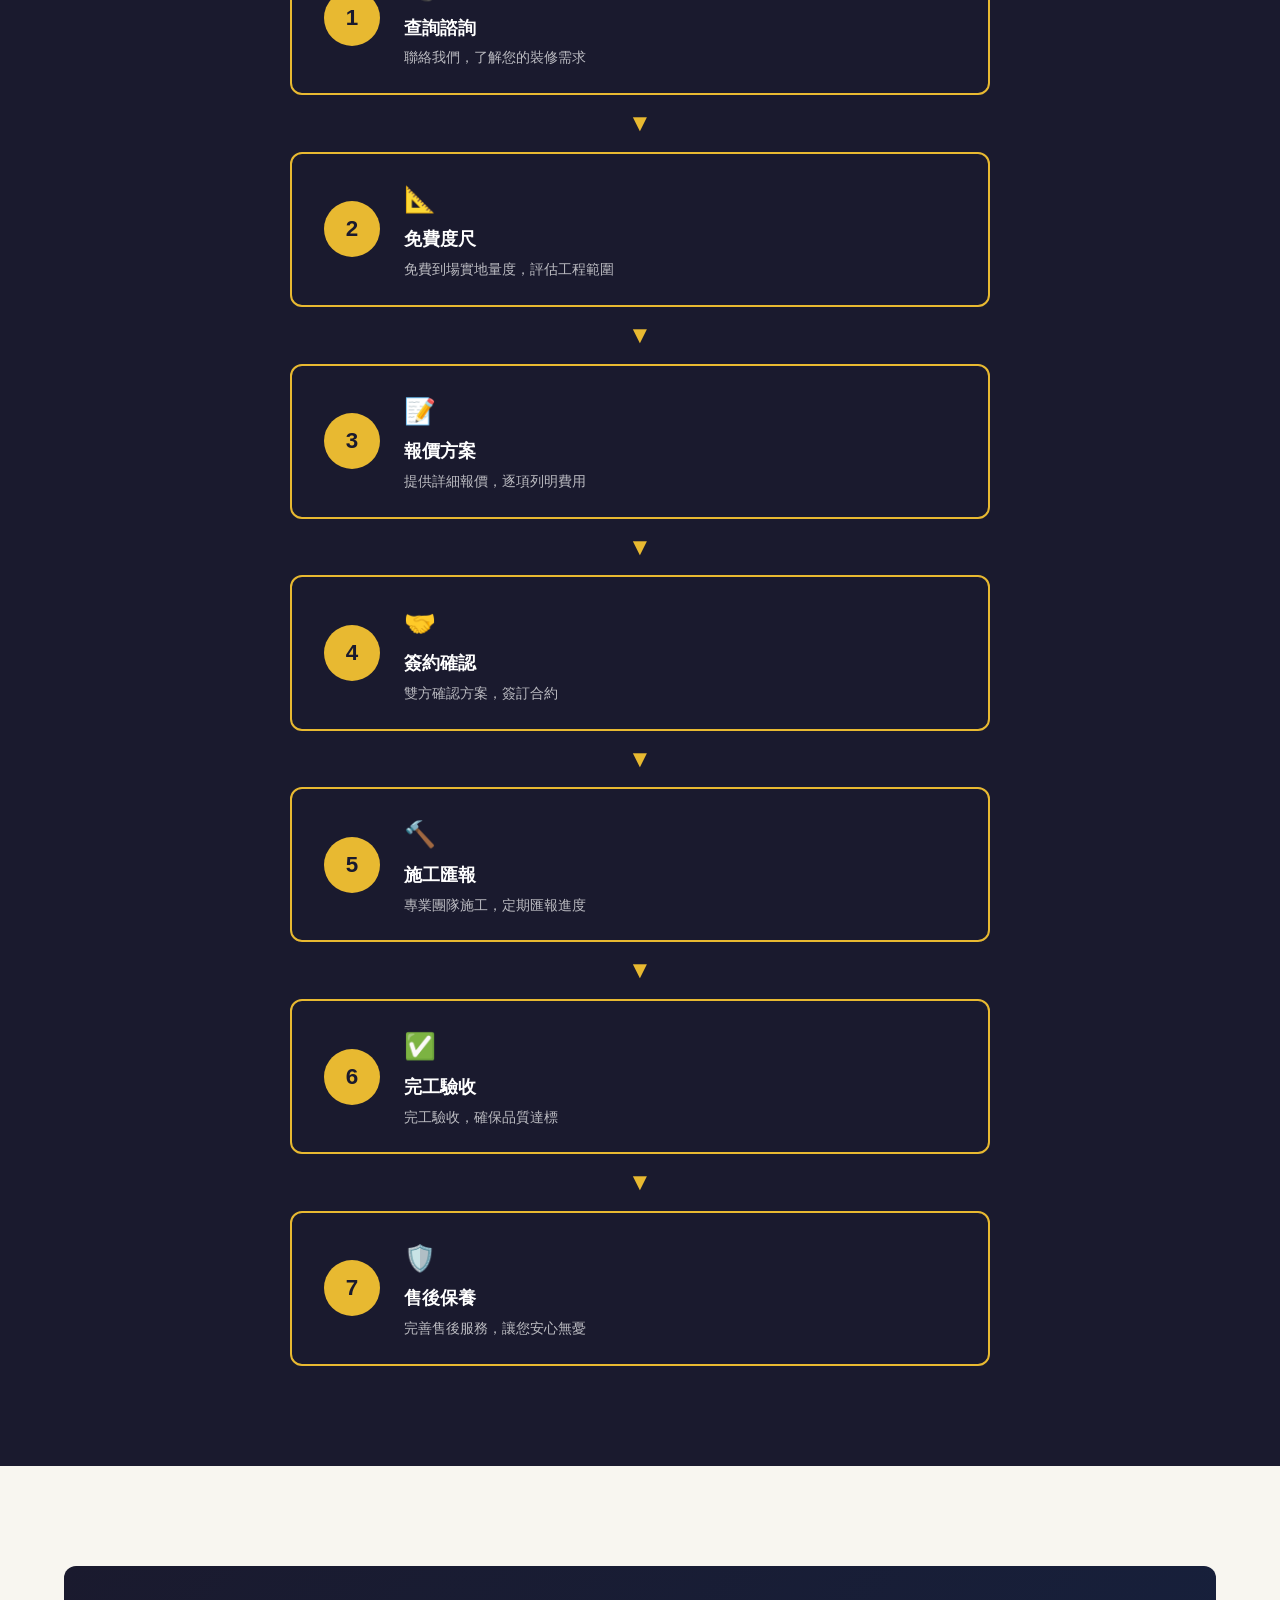
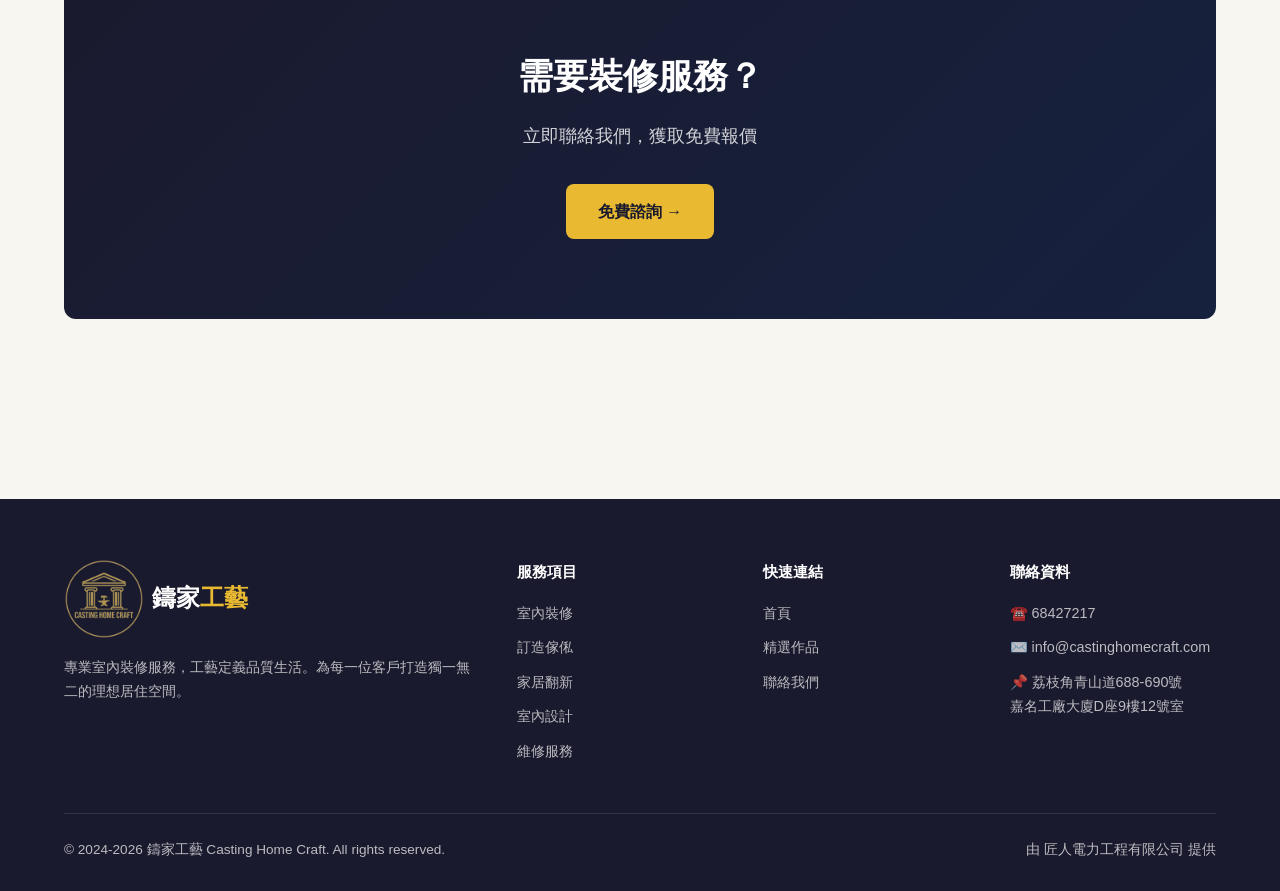
<file: services.html>
<!DOCTYPE html>
<html lang="zh-Hant">
<head>
  <meta charset="UTF-8">
  <meta name="viewport" content="width=device-width, initial-scale=1.0">
  <title>服務項目 | 鑄家工藝</title>
  <meta name="description" content="鑄家工藝提供室內裝修、訂造傢俬、家居翻新、室內設計及維修服務。">
  <link rel="icon" type="image/png" href="images/favicon.png">
  <link rel="stylesheet" href="css/style.css">
<meta name="google-site-verification" content="v3LS2Wx_ypZZG_1u5hz-dEiMvTiiHxtvxybX5Eh9qyc" />
    </head>
<body>

<!-- Header -->
<header id="header">
  <nav>
    <a href="index.html" class="logo"><img src="images/logo.png" alt="鑄家工藝" style="height:56px;width:auto;"><span style="color:#1a1a2e;font-weight:800;">鑄家<span style="color:#e8b931;">工藝</span></span></a>
    <ul class="nav-links" id="navLinks">
      <li><a href="index.html">首頁</a></li>
      <li><a href="services.html" class="active">服務項目</a></li>
      <li><a href="portfolio.html">精選作品</a></li>
      <li><a href="contact.html">聯絡我們</a></li>
      <li><a href="https://wa.me/85268427217" class="nav-cta" target="_blank">WhatsApp 查詢</a></li>
    </ul>
    <button class="menu-toggle" id="menuToggle" aria-label="選單">
      <span></span><span></span><span></span>
    </button>
  </nav>
</header>

<!-- Hero -->
<section class="hero" style="min-height: 50vh;">
  <div class="container">
    <div class="hero-content">
      <span class="hero-badge">🛠️ 我們的服務</span>
      <h1>全方位<em>室內裝修</em>服務</h1>
      <p>滿足您的各種需求，從設計規劃到施工交付，一站式專業服務</p>
    </div>
  </div>
</section>

<!-- Services Detail -->
<section>
  <div class="container">
    <div class="services-grid">
      <div class="service-card">
        <div class="service-icon">🏠</div>
        <h3>室內裝修</h3>
        <p>提供全屋裝修服務，包括水電工程、泥水工程、油漆工程、木工工程等。從設計規劃到材料選購，從施工管理到驗收交付，我們為您提供一站式的專業服務。</p>
      </div>
      <div class="service-card">
        <div class="service-icon">🔨</div>
        <h3>訂造傢俬</h3>
        <p>根據您的空間特點和個人喜好，設計製作各種定制家具。無論是衣櫃、書櫃、電視櫃還是餐桌椅，我們都能為您量身打造。</p>
      </div>
      <div class="service-card">
        <div class="service-icon">🔧</div>
        <h3>家居翻新</h3>
        <p>舊屋翻新專家，讓老房子煥發新生。我們擅長在有限的預算內，通過巧妙的設計和精心的施工，讓您的家居環境得到全面提升。</p>
      </div>
      <div class="service-card">
        <div class="service-icon">🎨</div>
        <h3>室內設計</h3>
        <p>專業的室內設計服務，從空間規劃到風格定位，從色彩搭配到家具選擇，我們的設計師將為您創造理想的居住環境。</p>
      </div>
      <div class="service-card">
        <div class="service-icon">⚙️</div>
        <h3>維修服務</h3>
        <p>提供各種家居維修服務，包括水電維修、牆面修補、家具維修等。快速響應，專業解決您的家居問題。</p>
      </div>
    </div>
  </div>
</section>

<!-- Service Process -->
<section class="process-section">
  <div class="container">
    <div class="section-header">
      <span class="section-tag">PROCESS</span>
      <h2>我們的服務流程</h2>
      <p>從諮詢到售後，每個步驟都為您精心安排</p>
    </div>
    <div class="process-grid">
      <div class="process-step">
        <div class="process-num">1</div>
        <div class="process-step-content">
          <div class="process-icon">📞</div>
          <h3>查詢諮詢</h3>
          <p>聯絡我們，了解您的裝修需求</p>
        </div>
      </div>
      <div class="process-arrow">▼</div>
      <div class="process-step">
        <div class="process-num">2</div>
        <div class="process-step-content">
          <div class="process-icon">📐</div>
          <h3>免費度尺</h3>
          <p>免費到場實地量度，評估工程範圍</p>
        </div>
      </div>
      <div class="process-arrow">▼</div>
      <div class="process-step">
        <div class="process-num">3</div>
        <div class="process-step-content">
          <div class="process-icon">📝</div>
          <h3>報價方案</h3>
          <p>提供詳細報價，逐項列明費用</p>
        </div>
      </div>
      <div class="process-arrow">▼</div>
      <div class="process-step">
        <div class="process-num">4</div>
        <div class="process-step-content">
          <div class="process-icon">🤝</div>
          <h3>簽約確認</h3>
          <p>雙方確認方案，簽訂合約</p>
        </div>
      </div>
      <div class="process-arrow">▼</div>
      <div class="process-step">
        <div class="process-num">5</div>
        <div class="process-step-content">
          <div class="process-icon">🔨</div>
          <h3>施工匯報</h3>
          <p>專業團隊施工，定期匯報進度</p>
        </div>
      </div>
      <div class="process-arrow">▼</div>
      <div class="process-step">
        <div class="process-num">6</div>
        <div class="process-step-content">
          <div class="process-icon">✅</div>
          <h3>完工驗收</h3>
          <p>完工驗收，確保品質達標</p>
        </div>
      </div>
      <div class="process-arrow">▼</div>
      <div class="process-step">
        <div class="process-num">7</div>
        <div class="process-step-content">
          <div class="process-icon">🛡️</div>
          <h3>售後保養</h3>
          <p>完善售後服務，讓您安心無憂</p>
        </div>
      </div>
    </div>
  </div>
</section>

<!-- CTA -->
<section>
  <div class="container">
    <div class="cta-section">
      <h2>需要裝修服務？</h2>
      <p>立即聯絡我們，獲取免費報價</p>
      <a href="contact.html" class="btn btn-primary">免費諮詢 →</a>
    </div>
  </div>
</section>

<!-- Footer -->
<footer>
  <div class="container">
    <div class="footer-grid">
      <div class="footer-brand">
        <div class="logo"><img src="images/logo.png" alt="鑄家工藝" style="height:80px;width:auto;"><span style="color:#ffffff;font-weight:800;">鑄家<span style="color:#e8b931;">工藝</span></span></div>
        <p>專業室內裝修服務，工藝定義品質生活。為每一位客戶打造獨一無二的理想居住空間。</p>
      </div>
      <div class="footer-col">
        <h4>服務項目</h4>
        <a href="services.html">室內裝修</a>
        <a href="services.html">訂造傢俬</a>
        <a href="services.html">家居翻新</a>
        <a href="services.html">室內設計</a>
        <a href="services.html">維修服務</a>
      </div>
      <div class="footer-col">
        <h4>快速連結</h4>
        <a href="index.html">首頁</a>
        <a href="portfolio.html">精選作品</a>
        <a href="contact.html">聯絡我們</a>
      </div>
      <div class="footer-col">
        <h4>聯絡資料</h4>
        <a href="tel:+85268427217">☎️ 68427217</a>
        <a href="mailto:info@castinghomecraft.com">✉️ info@castinghomecraft.com</a>
        <a>📌 荔枝角青山道688-690號<br>嘉名工廠大廈D座9樓12號室</a>
      </div>
    </div>
    <div class="footer-bottom">
      <span>© 2024-2026 鑄家工藝 Casting Home Craft. All rights reserved.</span>
      <span>由 匠人電力工程有限公司 提供</span>
    </div>
  </div>
</footer>

<script>
const menuToggle = document.getElementById('menuToggle');
const navLinks = document.getElementById('navLinks');
menuToggle.addEventListener('click', () => {
  navLinks.classList.toggle('open');
  menuToggle.classList.toggle('open');
});
navLinks.addEventListener('click', (e) => {
  if (e.target === navLinks) {
    navLinks.classList.remove('open');
    menuToggle.classList.remove('open');
  }
});
window.addEventListener('scroll', () => {
  document.getElementById('header').classList.toggle('scrolled', window.scrollY > 50);
});
</script>

</body>
</html>
</file>
<file: css/style.css>
/* ===== Reset & Base ===== */
*, *::before, *::after { box-sizing: border-box; margin: 0; padding: 0; }

:root {
  --primary: #1a1a2e;
  --accent: #e8b931;
  --accent-dark: #c99e1a;
  --bg: #f8f6f0;
  --card: #ffffff;
  --text: #333333;
  --text-light: #666666;
  --border: #e0ddd5;
  --radius: 12px;
  --shadow: 0 4px 20px rgba(0,0,0,0.08);
  --max-w: 1200px;
}

html { scroll-behavior: smooth; }

body {
  font-family: -apple-system, BlinkMacSystemFont, "Segoe UI", "PingFang HK", "Microsoft JhengHei", sans-serif;
  background: var(--bg);
  color: var(--text);
  line-height: 1.7;
  -webkit-font-smoothing: antialiased;
  overflow-x: hidden;
}

a { color: inherit; text-decoration: none; }
img { max-width: 100%; display: block; }
ul { list-style: none; }

.container { max-width: var(--max-w); margin: 0 auto; padding: 0 24px; }

/* ===== Header / Nav ===== */
header {
  position: fixed; top: 0; left: 0; right: 0; z-index: 1000;
  background: rgba(255,255,255,0.95);
  backdrop-filter: blur(10px);
  border-bottom: 1px solid var(--border);
  transition: box-shadow 0.3s;
}
header.scrolled { box-shadow: 0 2px 20px rgba(0,0,0,0.1); }

nav {
  display: flex; align-items: center; justify-content: space-between;
  height: 72px; max-width: var(--max-w); margin: 0 auto; padding: 0 24px;
}

.logo {
  font-size: 1.5rem; font-weight: 800; color: var(--primary);
  display: flex; align-items: center; gap: 8px;
}
.logo span { color: var(--accent); }

.nav-links { display: flex; gap: 32px; align-items: center; }
.nav-links a {
  font-size: 0.95rem; font-weight: 500; color: var(--text-light);
  transition: color 0.2s; position: relative;
}
.nav-links a:hover, .nav-links a.active { color: var(--primary); }
.nav-links a::after {
  content: ''; position: absolute; bottom: -4px; left: 0; right: 0;
  height: 2px; background: var(--accent); transform: scaleX(0);
  transition: transform 0.2s;
}
.nav-links a:hover::after, .nav-links a.active::after { transform: scaleX(1); }

.nav-cta {
  background: var(--accent); color: var(--primary) !important;
  padding: 10px 24px; border-radius: 8px; font-weight: 600 !important;
  transition: background 0.2s, transform 0.2s;
}
.nav-cta:hover { background: var(--accent-dark); transform: translateY(-1px); }
.nav-cta::after { display: none !important; }

/* Mobile menu */
.menu-toggle { display: none; background: none; border: none; cursor: pointer; padding: 8px; position: relative; z-index: 10000; }
.menu-toggle span {
  display: block; width: 24px; height: 2px; background: var(--primary);
  margin: 6px 0; transition: 0.3s;
}

/* ===== Hero ===== */
.hero {
  min-height: 100vh; display: flex; align-items: center;
  background: linear-gradient(135deg, var(--primary) 0%, #16213e 100%);
  color: white; position: relative; overflow: hidden;
  padding-top: 72px;
}
.hero::before {
  content: ''; position: absolute; top: -50%; right: -20%;
  width: 800px; height: 800px; border-radius: 50%;
  background: rgba(232, 185, 49, 0.1);
}
.hero-content { position: relative; z-index: 1; max-width: 650px; }
.hero-badge {
  display: inline-block; background: rgba(232,185,49,0.2);
  color: var(--accent); padding: 6px 16px; border-radius: 20px;
  font-size: 0.85rem; font-weight: 600; margin-bottom: 24px;
  border: 1px solid rgba(232,185,49,0.3);
}
.hero h1 { font-size: 3.2rem; font-weight: 800; line-height: 1.2; margin-bottom: 20px; }
.hero h1 em { font-style: normal; color: var(--accent); }
.hero p { font-size: 1.15rem; opacity: 0.85; margin-bottom: 36px; line-height: 1.8; }
.hero-buttons { display: flex; gap: 16px; flex-wrap: wrap; }

.btn {
  display: inline-flex; align-items: center; gap: 8px;
  padding: 14px 32px; border-radius: 8px; font-weight: 600;
  font-size: 1rem; transition: all 0.2s; cursor: pointer; border: none;
}
.btn-primary { background: var(--accent); color: var(--primary); }
.btn-primary:hover { background: var(--accent-dark); transform: translateY(-2px); box-shadow: 0 8px 25px rgba(232,185,49,0.3); }
.btn-outline { background: transparent; color: white; border: 2px solid rgba(255,255,255,0.3); }
.btn-outline:hover { border-color: var(--accent); color: var(--accent); }

.hero-stats {
  display: flex; gap: 48px; margin-top: 60px; padding-top: 40px;
  border-top: 1px solid rgba(255,255,255,0.15);
}
.hero-stats .stat-num { font-size: 2rem; font-weight: 800; color: var(--accent); }
.hero-stats .stat-label { font-size: 0.85rem; opacity: 0.6; margin-top: 4px; }

/* ===== Sections ===== */
section { padding: 100px 0; }
.section-header { text-align: center; margin-bottom: 60px; }
.section-header h2 { font-size: 2.2rem; font-weight: 800; color: var(--primary); margin-bottom: 12px; }
.section-header p { color: var(--text-light); font-size: 1.1rem; max-width: 600px; margin: 0 auto; }
.section-tag {
  display: inline-block; color: var(--accent-dark); font-weight: 700;
  font-size: 0.85rem; text-transform: uppercase; letter-spacing: 2px; margin-bottom: 8px;
}

/* ===== Services ===== */
.services-grid {
  display: grid; grid-template-columns: repeat(auto-fit, minmax(min(300px, 100%), 1fr));
  gap: 24px;
}
.service-card {
  background: var(--card); border-radius: var(--radius); padding: 36px;
  box-shadow: var(--shadow); border: 1px solid var(--border);
  transition: transform 0.3s, box-shadow 0.3s;
}
.service-card:hover { transform: translateY(-4px); box-shadow: 0 8px 30px rgba(0,0,0,0.12); }
.service-icon {
  width: 56px; height: 56px; background: linear-gradient(135deg, var(--accent), #f0c94b);
  border-radius: 12px; display: flex; align-items: center; justify-content: center;
  font-size: 1.5rem; margin-bottom: 20px;
}
.service-card h3 { font-size: 1.2rem; font-weight: 700; margin-bottom: 12px; color: var(--primary); }
.service-card p { color: var(--text-light); font-size: 0.95rem; line-height: 1.7; }

/* ===== Portfolio ===== */
.portfolio-grid {
  display: grid; grid-template-columns: repeat(auto-fit, minmax(min(350px, 100%), 1fr));
  gap: 24px;
}
.portfolio-card {
  border-radius: var(--radius); overflow: hidden; background: var(--card);
  box-shadow: var(--shadow); border: 1px solid var(--border);
  transition: transform 0.3s;
}
.portfolio-card:hover { transform: translateY(-4px); }
.portfolio-img {
  height: 240px; background: linear-gradient(135deg, #ddd 0%, #ccc 100%);
  display: flex; align-items: center; justify-content: center;
  font-size: 3rem; color: #999; position: relative; overflow: hidden;
}
.portfolio-img img { width: 100%; height: 100%; object-fit: cover; }
.portfolio-info { padding: 24px; }
.portfolio-info h3 { font-size: 1.15rem; font-weight: 700; margin-bottom: 8px; color: var(--primary); }
.portfolio-info p { color: var(--text-light); font-size: 0.9rem; }
.portfolio-tag {
  display: inline-block; background: rgba(232,185,49,0.15); color: var(--accent-dark);
  padding: 4px 12px; border-radius: 6px; font-size: 0.8rem; font-weight: 600; margin-top: 12px;
}

/* ===== About ===== */
.about-content {
  display: grid; grid-template-columns: 1fr 1fr; gap: 60px; align-items: center;
}
.about-text h2 { font-size: 2rem; font-weight: 800; margin-bottom: 20px; color: var(--primary); }
.about-text p { color: var(--text-light); margin-bottom: 16px; font-size: 1.05rem; }
.about-features { display: grid; grid-template-columns: 1fr 1fr; gap: 20px; margin-top: 32px; }
.about-feature {
  display: flex; align-items: flex-start; gap: 12px;
  padding: 16px; background: var(--card); border-radius: var(--radius);
  border: 1px solid var(--border);
}
.about-feature-icon { font-size: 1.5rem; flex-shrink: 0; }
.about-feature h4 { font-size: 0.95rem; font-weight: 700; color: var(--primary); margin-bottom: 4px; }
.about-feature p { font-size: 0.85rem; color: var(--text-light); }

.about-visual {
  background: linear-gradient(135deg, var(--primary), #16213e);
  border-radius: var(--radius); padding: 48px; color: white;
  display: flex; flex-direction: column; gap: 24px;
}
.about-visual .big-number { font-size: 4rem; font-weight: 800; color: var(--accent); line-height: 1; }
.about-visual .big-label { font-size: 1.1rem; opacity: 0.8; }

/* ===== Process ===== */
.process-section { background: var(--primary); color: #fff; padding: 100px 0; }
.process-section .section-tag { color: var(--accent); }
.process-section .section-header h2 { color: #fff; }
.process-section .section-header p { color: rgba(255,255,255,0.7); }
.process-grid {
  display: flex; flex-direction: column;
  gap: 0; margin-top: 48px;
  max-width: 700px; margin-left: auto; margin-right: auto;
}
.process-step {
  display: flex; align-items: center; gap: 24px;
  background: transparent;
  border: 2px solid var(--accent);
  border-radius: 12px;
  padding: 24px 32px;
  transition: background 0.3s;
}
.process-step:hover { border-color: #f0d060; }
.process-num {
  width: 56px; height: 56px; border-radius: 50%; flex-shrink: 0;
  background: var(--accent); color: var(--primary);
  font-size: 1.4rem; font-weight: 800;
  display: flex; align-items: center; justify-content: center;
}
.process-step-content { flex: 1; }
.process-icon { font-size: 1.6rem; margin-bottom: 4px; }
.process-step h3 { font-size: 1.1rem; font-weight: 700; margin-bottom: 4px; }
.process-step p { font-size: 0.9rem; opacity: 0.7; line-height: 1.5; margin: 0; }
.process-arrow {
  text-align: center; color: var(--accent);
  font-size: 1.5rem; padding: 8px 0;
}

/* ===== CTA ===== */
.cta-section {
  background: linear-gradient(135deg, var(--primary), #16213e);
  color: white; text-align: center; border-radius: var(--radius);
  padding: 80px 40px; margin: 0;
}
.cta-section h2 { font-size: 2.2rem; font-weight: 800; margin-bottom: 16px; }
.cta-section p { opacity: 0.8; font-size: 1.1rem; margin-bottom: 32px; max-width: 500px; margin-left: auto; margin-right: auto; }

/* ===== Contact ===== */
.contact-grid {
  display: grid; grid-template-columns: 1fr 1fr; gap: 48px;
}
.contact-info-card {
  background: var(--card); border-radius: var(--radius); padding: 40px;
  box-shadow: var(--shadow); border: 1px solid var(--border);
}
.contact-item { display: flex; gap: 16px; margin-bottom: 28px; }
.contact-item:last-child { margin-bottom: 0; }
.contact-icon {
  width: 48px; height: 48px; background: rgba(232,185,49,0.15);
  border-radius: 10px; display: flex; align-items: center; justify-content: center;
  font-size: 1.2rem; flex-shrink: 0;
}
.contact-item h4 { font-size: 0.85rem; color: var(--text-light); margin-bottom: 4px; }
.contact-item p { font-size: 1rem; font-weight: 600; color: var(--primary); overflow-wrap: break-word; word-break: break-word; }
.contact-item > div { min-width: 0; }

.contact-form {
  background: var(--card); border-radius: var(--radius); padding: 40px;
  box-shadow: var(--shadow); border: 1px solid var(--border);
}
.form-group { margin-bottom: 20px; }
.form-group label { display: block; font-weight: 600; margin-bottom: 8px; font-size: 0.9rem; color: var(--primary); }
.form-group input, .form-group textarea, .form-group select {
  width: 100%; padding: 12px 16px; border: 1px solid var(--border);
  border-radius: 8px; font-size: 1rem; font-family: inherit;
  transition: border-color 0.2s; background: var(--bg);
}
.form-group input:focus, .form-group textarea:focus, .form-group select:focus {
  outline: none; border-color: var(--accent);
}
.form-group textarea { resize: vertical; min-height: 120px; }
.form-row { display: grid; grid-template-columns: 1fr 1fr; gap: 16px; }

/* ===== Footer ===== */
footer {
  background: var(--primary); color: rgba(255,255,255,0.7);
  padding: 60px 0 30px; margin-top: 80px;
}
.footer-grid {
  display: grid; grid-template-columns: 2fr 1fr 1fr 1fr; gap: 40px;
  margin-bottom: 40px;
}
.footer-brand .logo { color: white; margin-bottom: 16px; }
.footer-brand p { font-size: 0.9rem; line-height: 1.7; }
.footer-col h4 { color: white; font-size: 0.95rem; margin-bottom: 16px; }
.footer-col a { display: block; font-size: 0.9rem; margin-bottom: 10px; transition: color 0.2s; }
.footer-col a:hover { color: var(--accent); }
.footer-bottom {
  border-top: 1px solid rgba(255,255,255,0.1); padding-top: 24px;
  display: flex; justify-content: space-between; font-size: 0.85rem;
}

/* ===== Responsive ===== */
@media (max-width: 768px) {
  .menu-toggle { display: block; }
  section { padding: 60px 0; }
  .portfolio-img { height: 180px; }
  .cta-section { padding: 50px 24px; }
  .footer-grid { grid-template-columns: 1fr; }
  .nav-links { 
    display: none !important; visibility: hidden !important; opacity: 0;
    position: fixed !important; top: 0; left: 0; width: 100vw; height: 100vh;
    background: #ffffff !important; flex-direction: column; padding: 100px 40px 40px;
    gap: 28px; align-items: center; z-index: 9999 !important;
    transition: opacity 0.3s;
  }
  .nav-links.open { display: flex !important; visibility: visible !important; opacity: 1; }
  .menu-toggle.open span:nth-child(1) { transform: rotate(45deg) translate(5px, 6px); }
  .menu-toggle.open span:nth-child(2) { opacity: 0; }
  .menu-toggle.open span:nth-child(3) { transform: rotate(-45deg) translate(5px, -6px); }

  .hero h1 { font-size: 2.2rem; }
  .hero::before { display: none; }
  .hero-stats { flex-direction: column; gap: 24px; }
  .about-content { grid-template-columns: 1fr; text-align: center; }
  .about-visual { order: -1; }
  .about-features { text-align: left; }
  .contact-grid { display: flex; flex-direction: column; gap: 24px; }
  .contact-info-card, .contact-form { width: 100%; }
  .form-row { grid-template-columns: 1fr; }
  .footer-grid { grid-template-columns: 1fr; }
  .footer-bottom { flex-direction: column; gap: 8px; }
  .portfolio-grid { grid-template-columns: 1fr; }
  .process-step { padding: 16px 20px; gap: 16px; }
  .process-num { width: 44px; height: 44px; font-size: 1.1rem; }
  .process-icon { font-size: 1.3rem; }
}

@media (max-width: 480px) {
  .hero h1 { font-size: 1.8rem; }
  .hero-buttons { flex-direction: column; }
  .btn { width: 100%; justify-content: center; }
  .footer-grid { grid-template-columns: 1fr; }
  .about-features { grid-template-columns: 1fr; }
}
</file>
